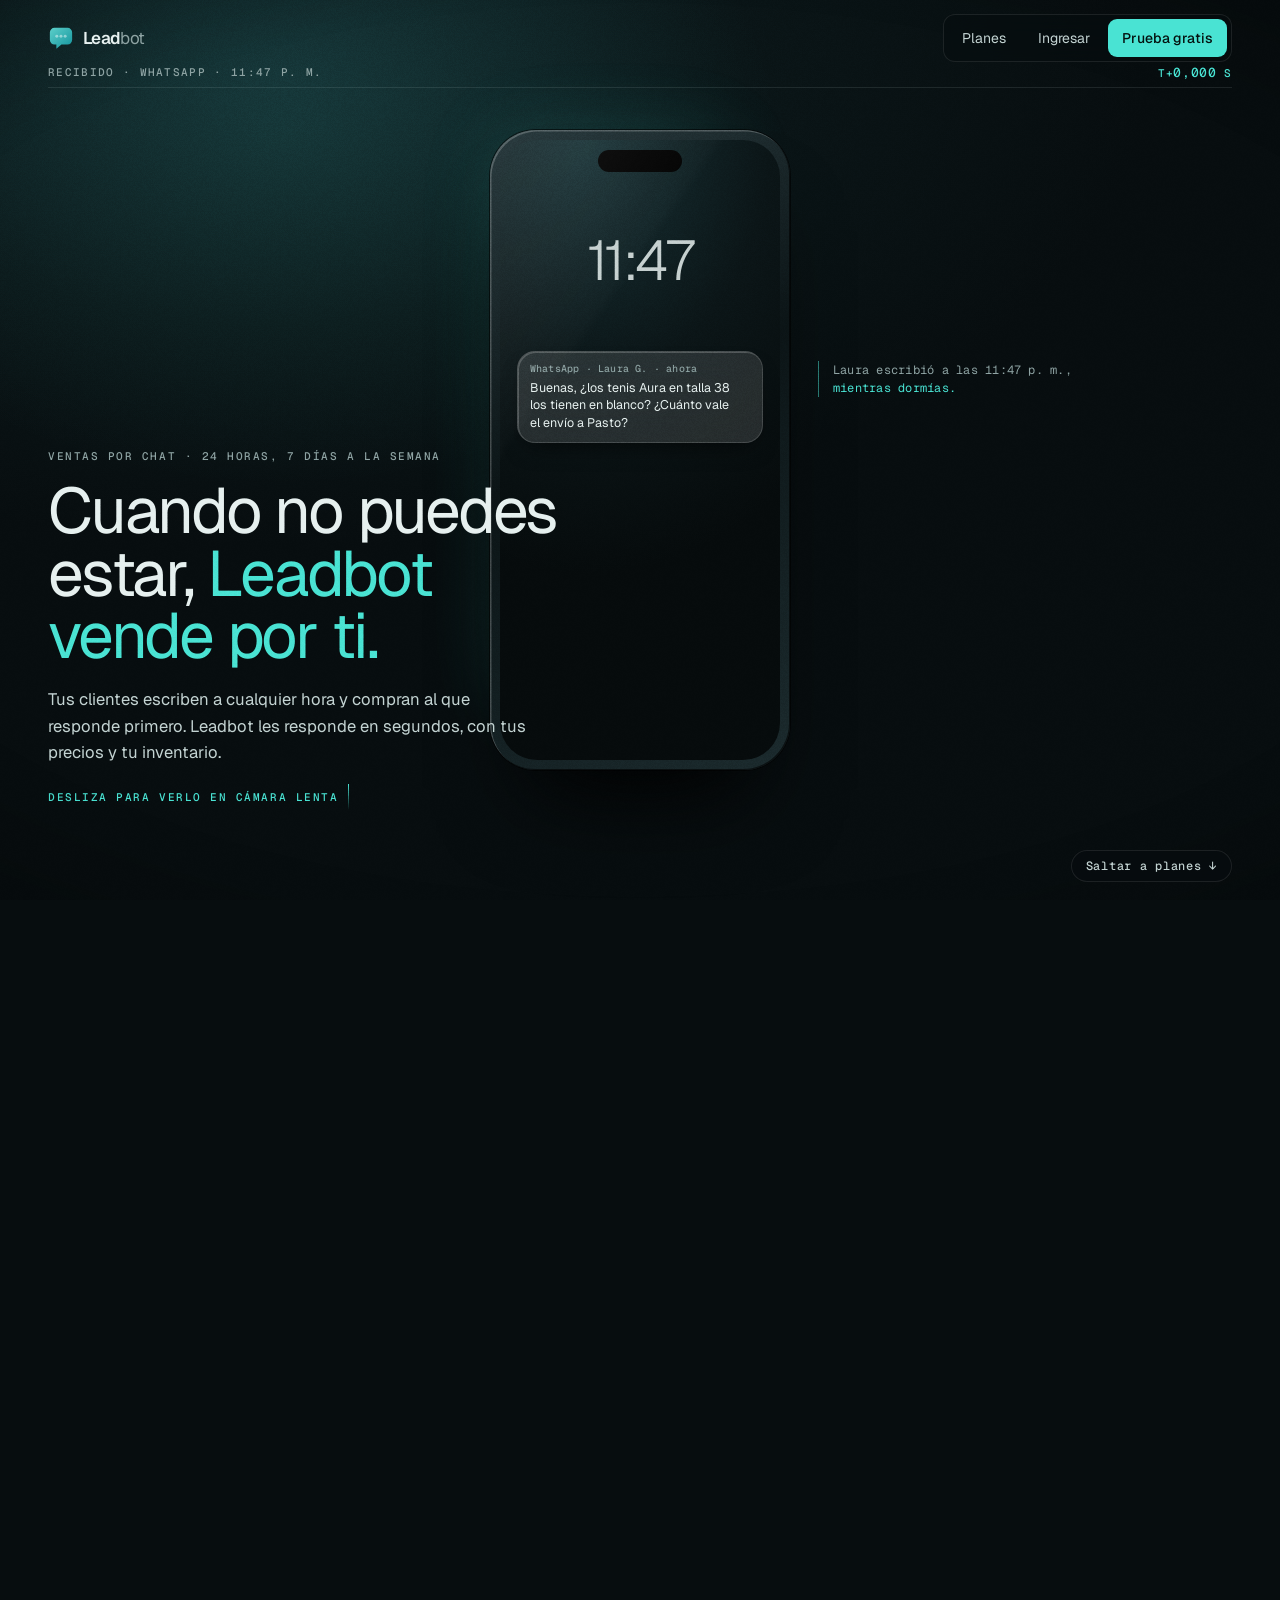
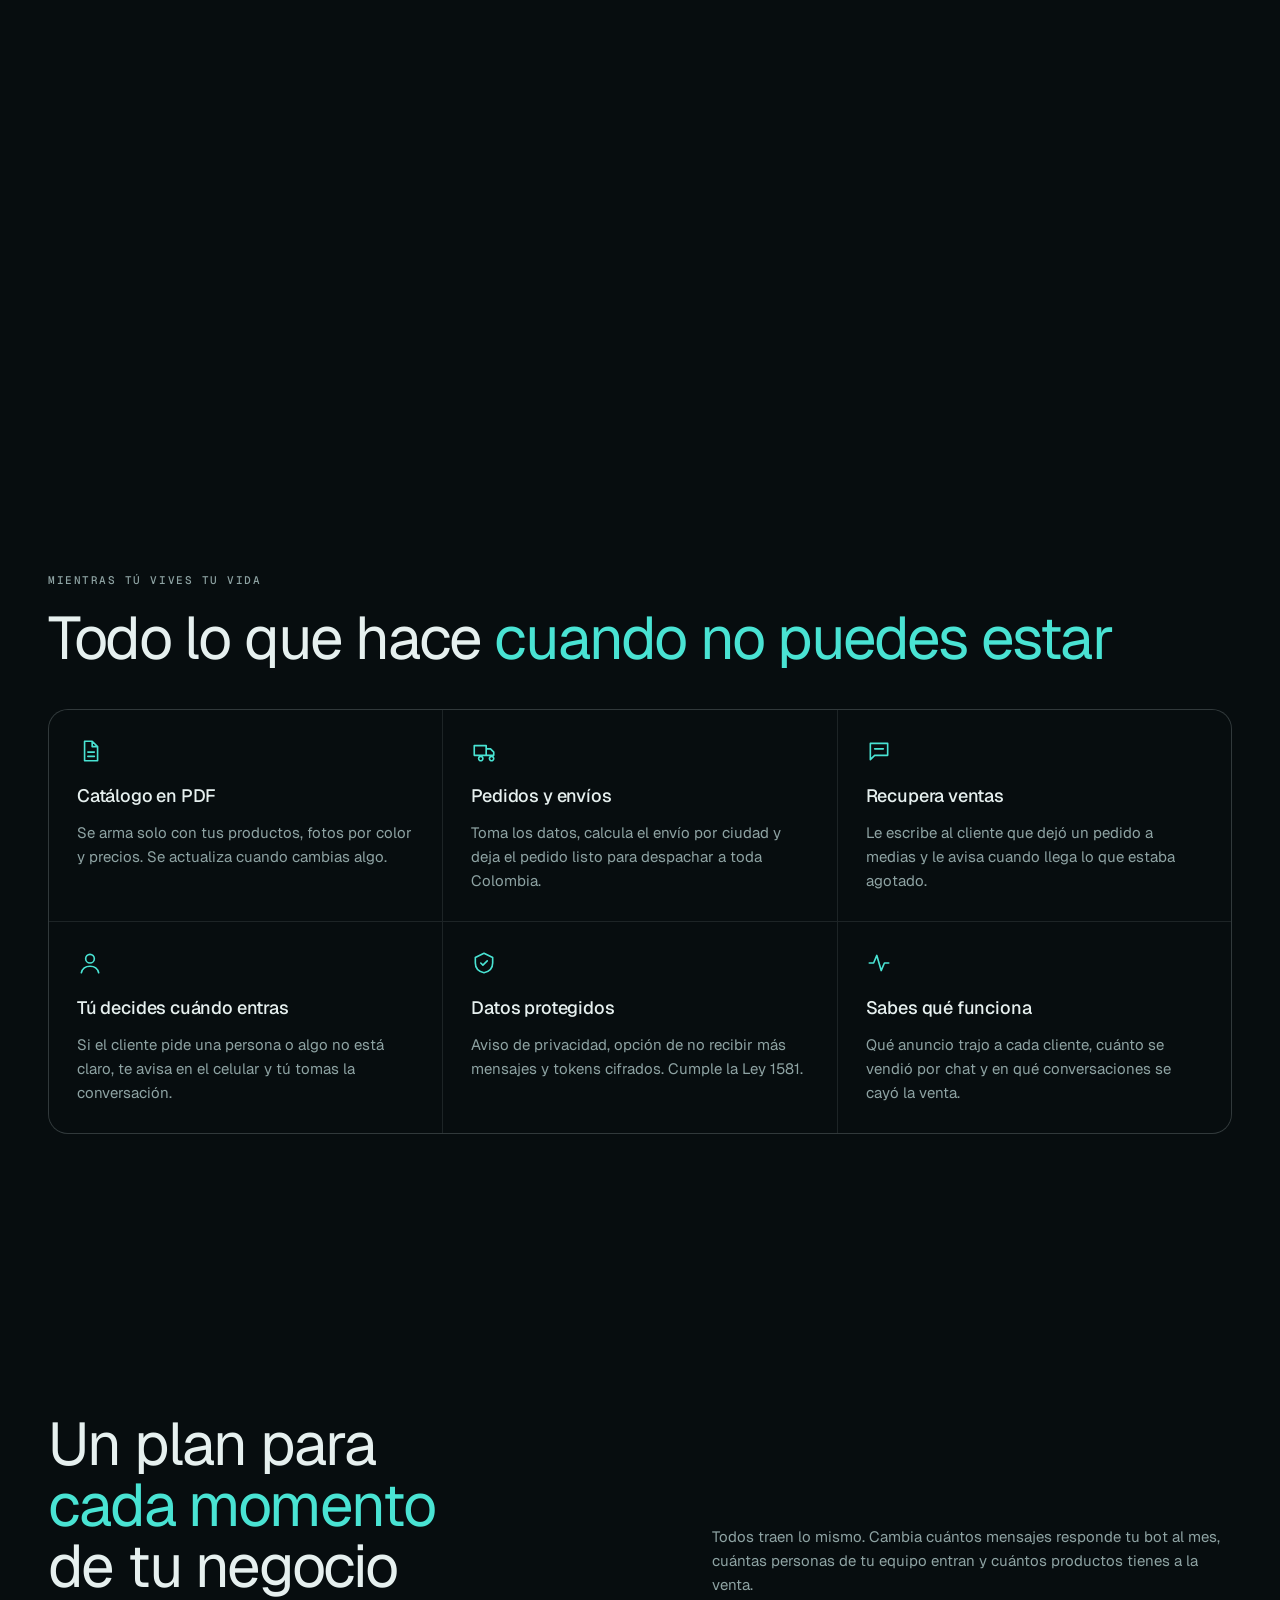
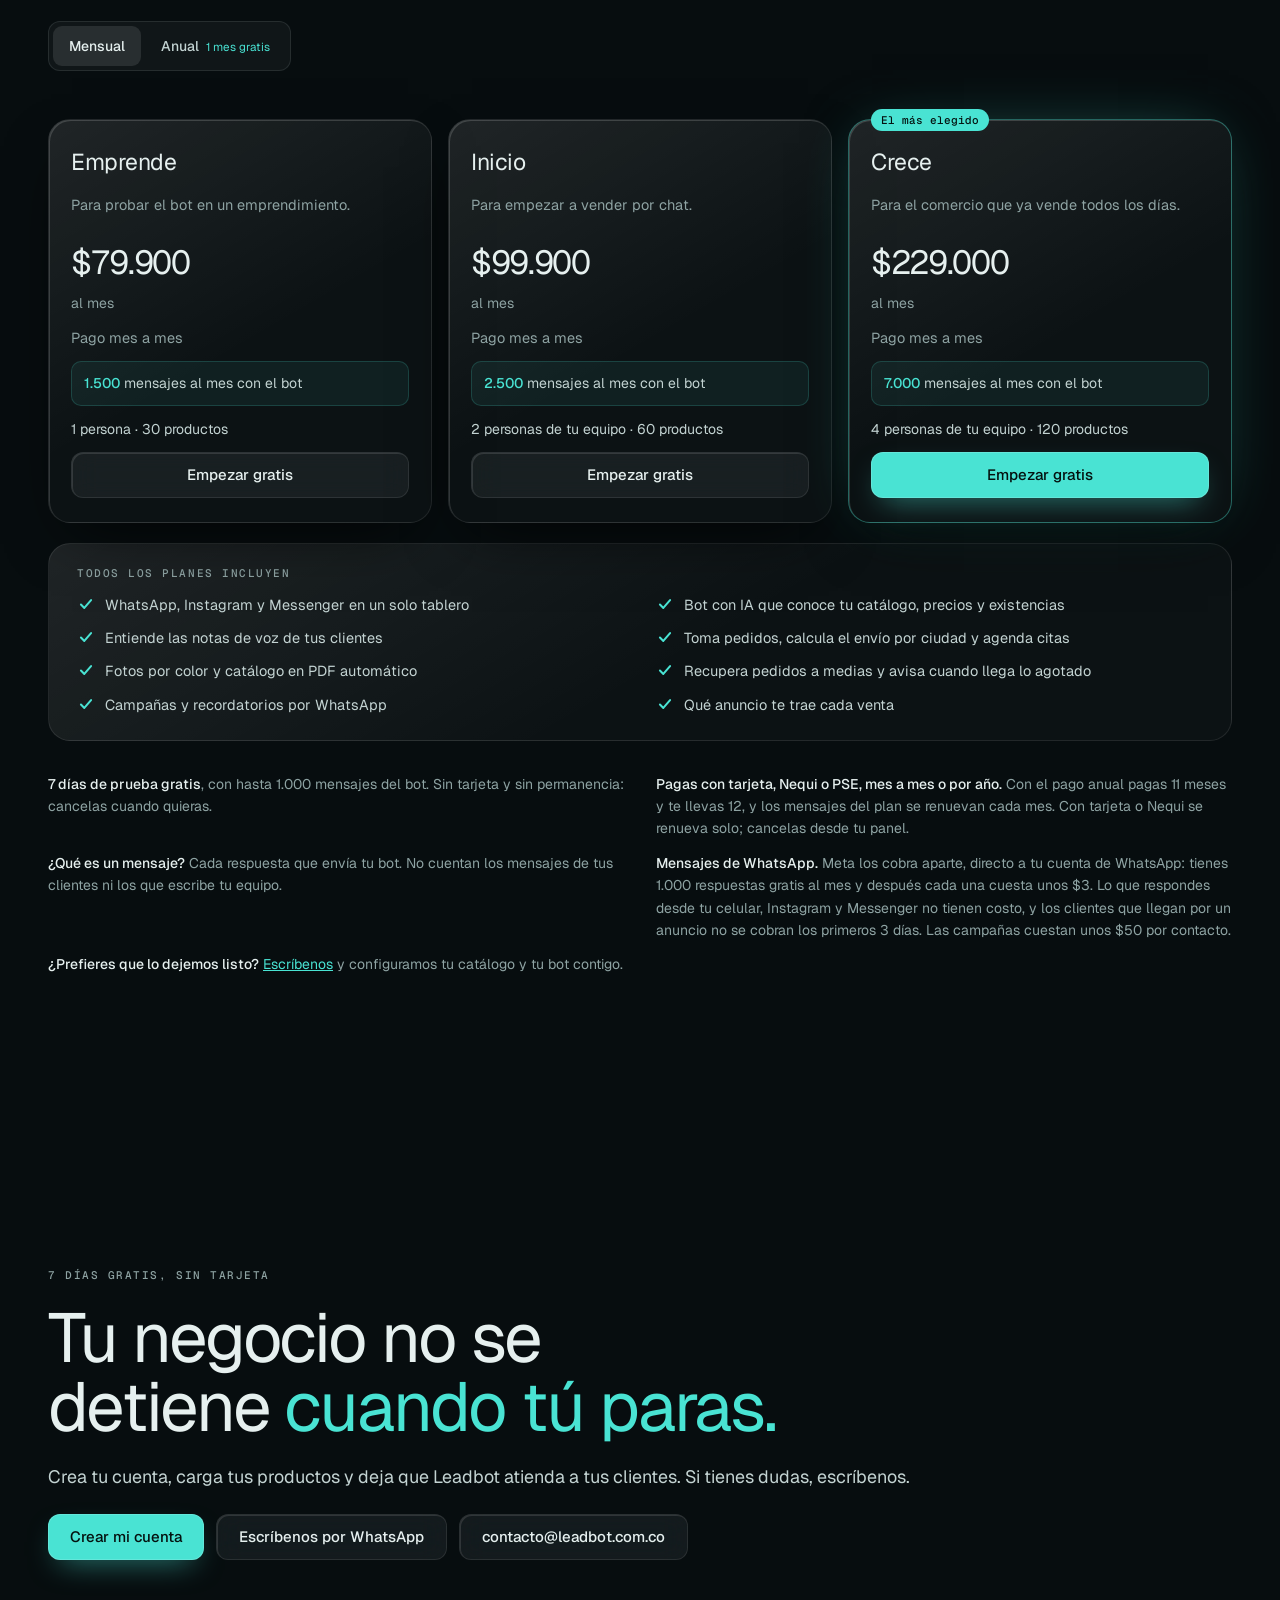
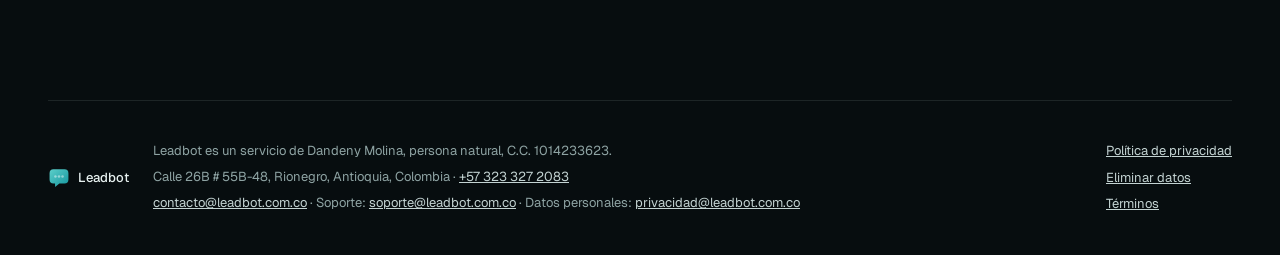
<file: index.html>
<!doctype html>
<html lang="es-CO">
<head>
  <meta charset="utf-8">
  <meta name="viewport" content="width=device-width, initial-scale=1, viewport-fit=cover">
  <title>Leadbot · Cuando no puedes estar, Leadbot vende por ti</title>
  <meta name="description" content="Leadbot responde por WhatsApp, Instagram y Messenger con tu catálogo, revisa existencias, cotiza el envío y toma el pedido en segundos. Para comercios en Colombia.">
  <meta name="theme-color" content="#070d0f">
  <meta property="og:title" content="Cuando no puedes estar, Leadbot vende por ti">
  <meta property="og:description" content="Tus clientes escriben a cualquier hora y compran al que responde primero. Leadbot les responde en segundos, con tus precios y tu inventario.">
  <meta property="og:url" content="https://leadbot.com.co/">
  <meta property="og:type" content="website">
  <link rel="icon" href="favicon.svg" type="image/svg+xml">
  <link rel="icon" href="favicon.png" sizes="64x64">
  <link rel="apple-touch-icon" href="apple-touch-icon.png">
  <link rel="preconnect" href="https://fonts.googleapis.com">
  <link rel="preconnect" href="https://fonts.gstatic.com" crossorigin>
  <link rel="stylesheet" href="https://fonts.googleapis.com/css2?family=Unbounded:wght@900&family=Geist:wght@300;400;500;600&family=Geist+Mono:wght@400;500&display=swap">
  <link rel="stylesheet" href="assets/vendor/lenis/lenis.css">
  <link rel="stylesheet" href="assets/landing.css?v=202610161000">
  <script>
    // La película solo corre con JavaScript y sin "reducir movimiento".
    if (!matchMedia('(prefers-reduced-motion: reduce)').matches) document.documentElement.classList.add('pelicula');
  </script>
</head>
<body>
  <svg width="0" height="0" style="position:absolute" aria-hidden="true">
    <defs>
      <linearGradient id="g-marca" x1="0" y1="0" x2="1" y2="1"><stop offset="0" stop-color="#5ccfca"/><stop offset="1" stop-color="#14949d"/></linearGradient>
      <symbol id="logo" viewBox="0 0 28 28"><path d="M7 3h14a5 5 0 0 1 5 5v8a5 5 0 0 1-5 5h-6.5L9 25.5V21H7a5 5 0 0 1-5-5V8a5 5 0 0 1 5-5Z" fill="url(#g-marca)"/><circle cx="9.5" cy="12" r="1.6" fill="#fff" fill-opacity=".45"/><circle cx="14" cy="12" r="1.6" fill="#fff" fill-opacity=".7"/><circle cx="18.5" cy="12" r="1.6" fill="#fff"/></symbol>
      <symbol id="ok" viewBox="0 0 16 16"><path d="M3.5 8.5l3 3 6-7" fill="none" stroke="currentColor" stroke-width="1.8" stroke-linecap="round" stroke-linejoin="round"/></symbol>
      <!-- Desenfoque de movimiento horizontal: su intensidad sigue la velocidad del scroll. -->
      <filter id="barrido" x="-20%" y="-5%" width="140%" height="110%"><feGaussianBlur id="barrido-blur" stdDeviation="0 0"/></filter>
    </defs>
  </svg>

  <header class="nav">
    <a class="marca" href="#inicio" aria-label="Leadbot, inicio"><svg class="marca-logo" viewBox="0 0 28 28" aria-hidden="true"><path d="M7 3h14a5 5 0 0 1 5 5v8a5 5 0 0 1-5 5h-6.5L9 25.5V21H7a5 5 0 0 1-5-5V8a5 5 0 0 1 5-5Z" fill="url(#g-marca)"/><circle class="punto" cx="9.5" cy="12" r="1.6" fill="#fff"/><circle class="punto" cx="14" cy="12" r="1.6" fill="#fff"/><circle class="punto" cx="18.5" cy="12" r="1.6" fill="#fff"/></svg><b>Lead<span>bot</span></b></a>
    <nav aria-label="Secciones">
      <a class="nav-planes" href="#planes">Planes</a>
      <a href="https://app.leadbot.com.co/">Ingresar</a>
      <a class="nav-cta" href="https://app.leadbot.com.co/#/registro?plan=crece" data-href-mensual="https://app.leadbot.com.co/#/registro?plan=crece" data-href-anual="https://app.leadbot.com.co/#/registro?plan=crece&amp;periodo=anual">Prueba gratis</a>
    </nav>
  </header>

  <!-- HUD de la película: escena actual, reloj en cámara lenta y salto. -->
  <div class="hud" aria-hidden="true">
    <span class="hud-escena">Recibido · WhatsApp</span>
    <span class="hud-reloj">T+<b>0,000</b> s</span>
    <span class="hud-barra"><i></i><b class="hud-punta"></b></span>
  </div>
  <a class="saltar" href="#funciones">Saltar a planes ↓</a>

  <main>
    <!-- La historia en texto: es lo que leen Google y los lectores de pantalla, y lo que ve quien pidió menos movimiento. -->
    <section class="historia" id="inicio">
      <div class="historia-texto">
        <p class="etq">Ventas por chat · 24 horas, 7 días a la semana</p>
        <h1>Cuando no puedes estar, <em>Leadbot vende por ti.</em></h1>
        <p class="bajada">Tus clientes escriben a cualquier hora y compran al que responde primero. Leadbot les responde en segundos, con tus precios y tu inventario.</p>
        <p class="bajada">Esto es lo que pasa en los 3,1 segundos desde que tu cliente escribe hasta que Leadbot le responde, contado en cámara lenta.</p>
        <ol class="pasos-texto">
          <li><b>Llega un mensaje a las 11:47 p. m.</b> «Buenas, ¿los tenis Aura en talla 38 los tienen en blanco? ¿Cuánto vale el envío a Pasto?»</li>
          <li><b>Lo lee y entiende la intención.</b> Producto: tenis Aura. Talla: 38. Color: blanco. Quiere comprar y cotizar el envío. Confianza: 0,94.</li>
          <li><b>Consulta tu catálogo.</b> Encuentra los tenis Aura a $289.000.</li>
          <li><b>Revisa existencias.</b> Blanco talla 38: 6 pares.</li>
          <li><b>Cotiza el envío.</b> Rionegro → Pasto: $18.000, 3 a 4 días hábiles.</li>
          <li><b>Revisa sus reglas.</b> Precio sacado del catálogo, talla confirmada en inventario, no necesita a una persona.</li>
          <li><b>Decide.</b> Responder y ofrecer el link de pago. Si no estuviera seguro, te lo pasaría a ti.</li>
          <li><b>Responde con tus datos reales.</b> «¡Hola Laura! Sí, los Aura en blanco talla 38 están disponibles…»</li>
          <li><b>Laura compra.</b> Pedido #1042 por $307.000, listo para despachar.</li>
          <li><b>Y así toda la noche.</b> En una noche de ejemplo, 214 conversaciones atendidas mientras dormías; una te la pasó a ti.</li>
        </ol>
      </div>
    </section>

    <!-- La película: una escena fija que la cámara recorre con el scroll. -->
    <div class="pelicula-pista" aria-hidden="true">
      <div class="escenario">
        <div class="luz" ></div>
        <div class="camara">

          <!-- 0 · Llega un mensaje -->
          <div class="titular-intro">
            <p class="etq">Ventas por chat · 24 horas, 7 días a la semana</p>
            <p class="titular">Cuando no puedes estar, <em>Leadbot vende por ti.</em></p>
            <p class="bajada">Tus clientes escriben a cualquier hora y compran al que responde primero. Leadbot les responde en segundos, con tus precios y tu inventario.</p>
            <p class="desliza">Desliza para verlo en cámara lenta</p>
          </div>
          <p class="nota-noti"><span class="nota-in">Laura escribió a las 11:47&nbsp;p.&nbsp;m.,<em>mientras dormías.</em></span></p>
          <div class="telefono">
            <div class="pantalla">
              <span class="isla"></span>
              <p class="tel-hora">11:47</p>
              <div class="noti noti-entra"><b>WhatsApp · Laura G. · ahora</b><span class="noti-texto"><span class="tk relleno">Buenas,</span> <span class="tk relleno">¿los</span> <span class="tk clave">tenis Aura</span> <span class="tk clave">en talla 38</span> <span class="tk relleno">los tienen</span> <span class="tk clave">en blanco?</span> <span class="tk clave">¿Cuánto vale</span> <span class="tk clave">el envío a Pasto?</span></span></div>
              <div class="tel-chat">
                <p class="tb cli inicial">Buenas, ¿los tenis Aura en talla 38 los tienen en blanco? ¿Cuánto vale el envío a Pasto?<small>11:47 p. m.</small></p>
                <p class="tb bot">¡Hola Laura! Sí, los Aura en blanco talla 38 están disponibles. Cuestan $289.000 y el envío a Pasto sale en $18.000…<small>11:47 p. m. ✓✓</small></p>
                <p class="tb cli">¡Me los llevo! 🙌<small>11:48 p. m.</small></p>
                <div class="tb pedido"><b>Pedido #1042</b><span>Tenis Aura · blanco · T38</span><span>Envío a Pasto · $18.000</span><span class="total">Total · $307.000</span><span class="sello">Listo para despachar</span></div>
              </div>
            </div>
          </div>

          <!-- 1 y 2 · El mensaje gigante que se descompone -->
          <div class="mensaje"><span class="mensaje-fondo"></span><b class="mensaje-cab">WhatsApp · Laura G. · ahora</b><p class="mensaje-texto"><span class="tk relleno">Buenas,</span> <span class="tk relleno">¿los</span> <span class="tk clave" data-etq="Producto">tenis Aura</span> <span class="tk clave" data-etq="Variante · talla">en talla 38</span> <span class="tk relleno">los tienen</span> <span class="tk clave" data-etq="Variante · color">en blanco?</span> <span class="tk clave" data-etq="Precio">¿Cuánto vale</span> <span class="tk clave" data-etq="Cotizar envío · Nariño">el envío a Pasto?</span></p></div>
          <div class="haz"></div>
          <div class="medidor vidrio">
            <p><span>Intención</span><b>Comprar</b></p>
            <p class="medidor-barra"><i></i></p>
            <p><span>Confianza</span><b class="medidor-num">0,00</b></p>
            <p><span>Necesita</span><b>Existencias · precio · envío</b></p>
          </div>
          <p class="lateral lateral-leer">Lee el mensaje como lo leerías tú: <em>entiende qué quiere Laura, no solo palabras sueltas.</em></p>

          <!-- 3 · El riel lateral -->
          <div class="riel-caja">
            <div class="riel-linea"></div>
            <div class="riel">
              <section class="estacion" data-n="0">
                <p class="est-etq">3a · Catálogo</p>
                <h3>Busca en tus 36 productos</h3>
                <div class="abanico">
                  <div class="ficha f1"><i class="foto tenis-gris"></i><b>Botín Sierra</b><span>$339.000</span></div>
                  <div class="ficha f2"><i class="foto tenis-negro"></i><b>Tenis Brisa</b><span>$249.000</span></div>
                  <div class="ficha f3"><i class="foto tenis-crema"></i><b>Mocasín Lago</b><span>$219.000</span></div>
                  <div class="ficha elegida"><i class="foto tenis-blanco"></i><b>Tenis Aura</b><span>$289.000</span><em>Coincide</em></div>
                </div>
              </section>
              <section class="estacion" data-n="1">
                <p class="est-etq">3b · Existencias</p>
                <h3>Tenis Aura por talla y color</h3>
                <div class="matriz">
                  <span></span><span class="cab">36</span><span class="cab">37</span><span class="cab">38</span><span class="cab">39</span><span class="cab">40</span>
                  <span class="fila">Blanco</span><span class="c" data-u="4">4</span><span class="c" data-u="2">2</span><span class="c objetivo" data-u="6">6</span><span class="c cero" data-u="0">0</span><span class="c" data-u="3">3</span>
                  <span class="fila">Negro</span><span class="c" data-u="5">5</span><span class="c" data-u="7">7</span><span class="c" data-u="1">1</span><span class="c" data-u="4">4</span><span class="c cero" data-u="0">0</span>
                </div>
                <p class="est-res"><b>Blanco · talla 38</b> · 6 pares disponibles</p>
              </section>
              <section class="estacion" data-n="2">
                <p class="est-etq">3c · Envío</p>
                <h3>Cotiza la ruta a Pasto</h3>
                <svg class="mapa" viewBox="0 0 220 230" role="img" aria-label="Ruta de Rionegro a Pasto">
                  <path class="pais" d="M92 8 L120 14 L132 6 L150 22 L146 40 L170 46 L196 62 L188 84 L204 102 L196 124 L170 132 L160 160 L140 176 L132 204 L110 222 L98 206 L82 196 L62 200 L40 186 L30 166 L44 148 L36 126 L50 104 L44 80 L58 64 L70 40 L84 30 Z"/>
                  <path class="ruta" d="M86 86 C 80 112, 72 140, 66 168 S 58 188, 56 192"/>
                  <circle class="punto" cx="86" cy="86" r="4"/><circle class="punto destino" cx="56" cy="192" r="4"/>
                  <text x="94" y="84">Rionegro</text><text x="64" y="204">Pasto</text>
                </svg>
                <p class="est-res"><b>$18.000</b> · 3 a 4 días hábiles</p>
              </section>
              <section class="estacion" data-n="3">
                <p class="est-etq">3d · Reglas</p>
                <h3>Antes de responder, se revisa</h3>
                <ul class="reglas">
                  <li><i></i>El precio sale de tu catálogo</li>
                  <li><i></i>La talla está en inventario</li>
                  <li><i></i>No inventa nada que no sepa</li>
                  <li><i></i>No necesita a una persona</li>
                </ul>
              </section>
            </div>
            <div class="regla-ms"><span>0,62 s</span><span>1,00 s</span><span>1,38 s</span><span>1,76 s</span><span>2,14 s</span><i class="regla-cursor"></i></div>
          </div>

          <!-- 4 · La decisión -->
          <div class="decision">
            <svg class="ramas" viewBox="0 0 600 300" preserveAspectRatio="none">
              <path class="tronco" d="M0 150 H230"/>
              <path class="rama-l r-dato" d="M230 150 C 300 150, 300 50, 370 50"/>
              <path class="rama-l r-resp" d="M230 150 H370"/>
              <path class="rama-l r-hum" d="M230 150 C 300 150, 300 250, 370 250"/>
              <circle class="punta" r="4"/><circle class="punta" r="4"/><circle class="punta" r="4"/>
            </svg>
            <div class="opcion o-dato vidrio"><b>Pedir un dato</b><small>No falta información</small></div>
            <div class="opcion o-resp vidrio"><b>Responder y ofrecer el pago</b><small>Confianza 0,94</small></div>
            <div class="opcion o-hum vidrio"><b>Pasar a una persona</b><small>No hace falta esta vez</small></div>
            <p class="lateral lateral-decidir">Decide como tú decidirías. <em>Y si no está seguro, te espera a ti.</em></p>
          </div>

          <!-- 5 · Escribe la respuesta -->
          <div class="redaccion">
            <span class="dato d1">TENIS AURA · $289.000</span>
            <span class="dato d2">BLANCO · T38 · 6 PARES</span>
            <span class="dato d3">PASTO · $18.000 · 3–4 DÍAS</span>
            <div class="respuesta"><p class="respuesta-texto"></p></div>
            <p class="lateral lateral-escribir">Responde con tus precios reales <em>y como habla tu negocio.</em></p>
          </div>

          <!-- 7 · Toda la noche -->
          <div class="noche">
            <div class="muro"></div>
            <div class="noche-texto">
              <p class="noche-cifra"><b class="noche-num">0</b> conversaciones</p>
              <p class="noche-sub">atendidas mientras dormías. <span class="ambar">1 te la pasó a&nbsp;ti.</span></p>
              <p class="noche-nota">Ejemplo de una noche de un comercio.</p>
            </div>
            <div class="globo-humano vidrio"><small>Instagram · 2:14 a. m.</small><p>«Necesito factura a nombre de mi empresa»</p><b>→ Te avisamos a ti, con todo el contexto</b></div>
          </div>

          <p class="final-3s">Respondió en <em class="tiempo-final"><span class="cifra-impacto">3,1</span><span class="unidad">s</span></em>A las 11:47 p. m.</p>
        </div>
        <div class="grano"></div>
      </div>
    </div>

    <!-- Qué hace -->
    <section class="funciones" id="funciones">
      <p class="etq">Mientras tú vives tu vida</p>
      <h2 class="seccion-titulo">Todo lo que hace <em>cuando no puedes estar</em></h2>
      <div class="rejilla">
        <article class="tile"><svg viewBox="0 0 24 24" aria-hidden="true"><path d="M7 3h7l5 5v13H7z M14 3v5h5 M10 13h6 M10 17h6"/></svg><h3>Catálogo en PDF</h3><p>Se arma solo con tus productos, fotos por color y precios. Se actualiza cuando cambias algo.</p></article>
        <article class="tile"><svg viewBox="0 0 24 24" aria-hidden="true"><path d="M3 7h11v9H3z M14 10h4l3 3v3h-7 M7 19a2 2 0 1 0 0-.01 M17 19a2 2 0 1 0 0-.01"/></svg><h3>Pedidos y envíos</h3><p>Toma los datos, calcula el envío por ciudad y deja el pedido listo para despachar a toda Colombia.</p></article>
        <article class="tile"><svg viewBox="0 0 24 24" aria-hidden="true"><path d="M4 5h16v11H8l-4 4z M8 10h8"/></svg><h3>Recupera ventas</h3><p>Le escribe al cliente que dejó un pedido a medias y le avisa cuando llega lo que estaba agotado.</p></article>
        <article class="tile"><svg viewBox="0 0 24 24" aria-hidden="true"><path d="M12 12a4 4 0 1 0 0-8 4 4 0 0 0 0 8z M4 21c1-4 4-6 8-6s7 2 8 6"/></svg><h3>Tú decides cuándo entras</h3><p>Si el cliente pide una persona o algo no está claro, te avisa en el celular y tú tomas la conversación.</p></article>
        <article class="tile"><svg viewBox="0 0 24 24" aria-hidden="true"><path d="M12 3l8 4v5c0 5-3.5 8-8 9-4.5-1-8-4-8-9V7z M9 12l2 2 4-4"/></svg><h3>Datos protegidos</h3><p>Aviso de privacidad, opción de no recibir más mensajes y tokens cifrados. Cumple la Ley 1581.</p></article>
        <article class="tile"><svg viewBox="0 0 24 24" aria-hidden="true"><path d="M3 12h4l3-7 4 14 3-7h4"/></svg><h3>Sabes qué funciona</h3><p>Qué anuncio trajo a cada cliente, cuánto se vendió por chat y en qué conversaciones se cayó la venta.</p></article>
      </div>
        </section>

    <!-- Planes. -->
    <section class="planes" id="planes">
      <div class="planes-cabeza">
        <h2 class="seccion-titulo">Un plan para <em>cada momento</em> de tu negocio</h2>
        <p class="planes-sub">Todos traen lo mismo. Cambia cuántos mensajes responde tu bot al mes, cuántas personas de tu equipo entran y cuántos productos tienes a la venta.</p>
        <div class="periodo" role="group" aria-label="Forma de pago">
          <button type="button" data-periodo="mensual" aria-pressed="true">Mensual</button>
          <button type="button" data-periodo="anual" aria-pressed="false">Anual <small>1 mes gratis</small></button>
        </div>
      </div>
      <div class="planes-rejilla">
        <article class="plan" id="plan-emprende">
          <h3>Emprende</h3>
          <p class="plan-desc">Para probar el bot en un emprendimiento.</p>
          <p class="plan-precio"><b data-mensual="$79.900" data-anual="$73.242">$79.900</b><span>al mes</span></p>
          <p class="plan-nota" data-mensual="Pago mes a mes" data-anual="Pagas $878.900 al año · ahorras $79.900">Pago mes a mes</p>
          <p class="plan-cupo"><b>1.500</b> mensajes al mes con el bot</p>
          <p class="plan-personas">1 persona · 30 productos</p>
          <a class="boton vidrio" href="https://app.leadbot.com.co/#/registro?plan=emprende" data-href-mensual="https://app.leadbot.com.co/#/registro?plan=emprende" data-href-anual="https://app.leadbot.com.co/#/registro?plan=emprende&amp;periodo=anual">Empezar gratis</a>
        </article>
        <article class="plan" id="plan-inicio">
          <h3>Inicio</h3>
          <p class="plan-desc">Para empezar a vender por chat.</p>
          <p class="plan-precio"><b data-mensual="$99.900" data-anual="$91.575">$99.900</b><span>al mes</span></p>
          <p class="plan-nota" data-mensual="Pago mes a mes" data-anual="Pagas $1.098.900 al año · ahorras $99.900">Pago mes a mes</p>
          <p class="plan-cupo"><b>2.500</b> mensajes al mes con el bot</p>
          <p class="plan-personas">2 personas de tu equipo · 60 productos</p>
          <a class="boton vidrio" href="https://app.leadbot.com.co/#/registro?plan=inicio" data-href-mensual="https://app.leadbot.com.co/#/registro?plan=inicio" data-href-anual="https://app.leadbot.com.co/#/registro?plan=inicio&amp;periodo=anual">Empezar gratis</a>
        </article>
        <article class="plan destacado" id="plan-crece">
          <span class="plan-sello">El más elegido</span><h3>Crece</h3>
          <p class="plan-desc">Para el comercio que ya vende todos los días.</p>
          <p class="plan-precio"><b data-mensual="$229.000" data-anual="$209.917">$229.000</b><span>al mes</span></p>
          <p class="plan-nota" data-mensual="Pago mes a mes" data-anual="Pagas $2.519.000 al año · ahorras $229.000">Pago mes a mes</p>
          <p class="plan-cupo"><b>7.000</b> mensajes al mes con el bot</p>
          <p class="plan-personas">4 personas de tu equipo · 120 productos</p>
          <a class="boton primario" href="https://app.leadbot.com.co/#/registro?plan=crece">Empezar gratis</a>
        </article>
      </div>
      <div class="planes-incluye">
        <p class="etq">Todos los planes incluyen</p>
        <ul><li><svg><use href="#ok"/></svg>WhatsApp, Instagram y Messenger en un solo tablero</li><li><svg><use href="#ok"/></svg>Bot con IA que conoce tu catálogo, precios y existencias</li><li><svg><use href="#ok"/></svg>Entiende las notas de voz de tus clientes</li><li><svg><use href="#ok"/></svg>Toma pedidos, calcula el envío por ciudad y agenda citas</li><li><svg><use href="#ok"/></svg>Fotos por color y catálogo en PDF automático</li><li><svg><use href="#ok"/></svg>Recupera pedidos a medias y avisa cuando llega lo agotado</li><li><svg><use href="#ok"/></svg>Campañas y recordatorios por WhatsApp</li><li><svg><use href="#ok"/></svg>Qué anuncio te trae cada venta</li></ul>
      </div>
      <ul class="planes-notas">
        <li><b>7 días de prueba gratis</b>, con hasta 1.000 mensajes del bot. Sin tarjeta y sin permanencia: cancelas cuando quieras.</li>
        <li><b>Pagas con tarjeta, Nequi o PSE, mes a mes o por año.</b> Con el pago anual pagas 11 meses y te llevas 12, y los mensajes del plan se renuevan cada mes. Con tarjeta o Nequi se renueva solo; cancelas desde tu panel.</li>
        <li><b>¿Qué es un mensaje?</b> Cada respuesta que envía tu bot. No cuentan los mensajes de tus clientes ni los que escribe tu equipo.</li>
        <li><b>Mensajes de WhatsApp.</b> Meta los cobra aparte, directo a tu cuenta de WhatsApp: tienes 1.000 respuestas gratis al mes y después cada una cuesta unos $3. Lo que respondes desde tu celular, Instagram y Messenger no tienen costo, y los clientes que llegan por un anuncio no se cobran los primeros 3 días. Las campañas cuestan unos $50 por contacto.</li>
        <li><b>¿Prefieres que lo dejemos listo?</b> <a href="https://wa.me/573233272083?text=Hola%2C%20quiero%20que%20me%20ayuden%20a%20configurar%20Leadbot" target="_blank" rel="noopener">Escríbenos</a> y configuramos tu catálogo y tu bot contigo.</li>
      </ul>
    </section>

    <!-- Cierre -->
    <section class="cierre" id="contacto">
      <p class="etq">7 días gratis, sin tarjeta</p>
      <h2>Tu negocio no se detiene <em>cuando tú paras.</em></h2>
      <p class="bajada">Crea tu cuenta, carga tus productos y deja que Leadbot atienda a tus clientes. Si tienes dudas, escríbenos.</p>
      <div class="acciones">
        <a class="boton primario" href="https://app.leadbot.com.co/#/registro?plan=crece">Crear mi cuenta</a>
        <a class="boton vidrio" href="https://wa.me/573233272083?text=Hola%2C%20quiero%20conocer%20Leadbot" target="_blank" rel="noopener">Escríbenos por WhatsApp</a>
        <a class="boton vidrio" href="mailto:contacto@leadbot.com.co?subject=Quiero%20conocer%20Leadbot">contacto@leadbot.com.co</a>
      </div>
    </section>
  </main>

  <footer class="pie">
    <div class="pie-marca"><svg class="marca-logo" viewBox="0 0 28 28" aria-hidden="true"><path d="M7 3h14a5 5 0 0 1 5 5v8a5 5 0 0 1-5 5h-6.5L9 25.5V21H7a5 5 0 0 1-5-5V8a5 5 0 0 1 5-5Z" fill="url(#g-marca)"/><circle class="punto" cx="9.5" cy="12" r="1.6" fill="#fff"/><circle class="punto" cx="14" cy="12" r="1.6" fill="#fff"/><circle class="punto" cx="18.5" cy="12" r="1.6" fill="#fff"/></svg><b>Leadbot</b></div>
    <div class="pie-datos">
      <p>Leadbot es un servicio de Dandeny Molina, persona natural, C.C. 1014233623.</p>
      <p>Calle 26B # 55B-48, Rionegro, Antioquia, Colombia · <a href="tel:+573233272083">+57 323 327 2083</a></p>
      <p><a href="mailto:contacto@leadbot.com.co">contacto@leadbot.com.co</a> · Soporte: <a href="mailto:soporte@leadbot.com.co">soporte@leadbot.com.co</a> · Datos personales: <a href="mailto:privacidad@leadbot.com.co">privacidad@leadbot.com.co</a></p>
    </div>
    <nav class="pie-links" aria-label="Legal">
      <a href="privacidad.html">Política de privacidad</a>
      <a href="eliminar-datos.html">Eliminar datos</a>
      <a href="terminos.html">Términos</a>
    </nav>
  </footer>

  <script src="assets/vendor/lenis/lenis.min.js"></script>
  <script src="assets/vendor/gsap/gsap.min.js"></script>
  <script src="assets/vendor/gsap/ScrollTrigger.min.js"></script>
  <script src="assets/landing.js?v=202610102145" defer></script>
</body>
</html>
</file>
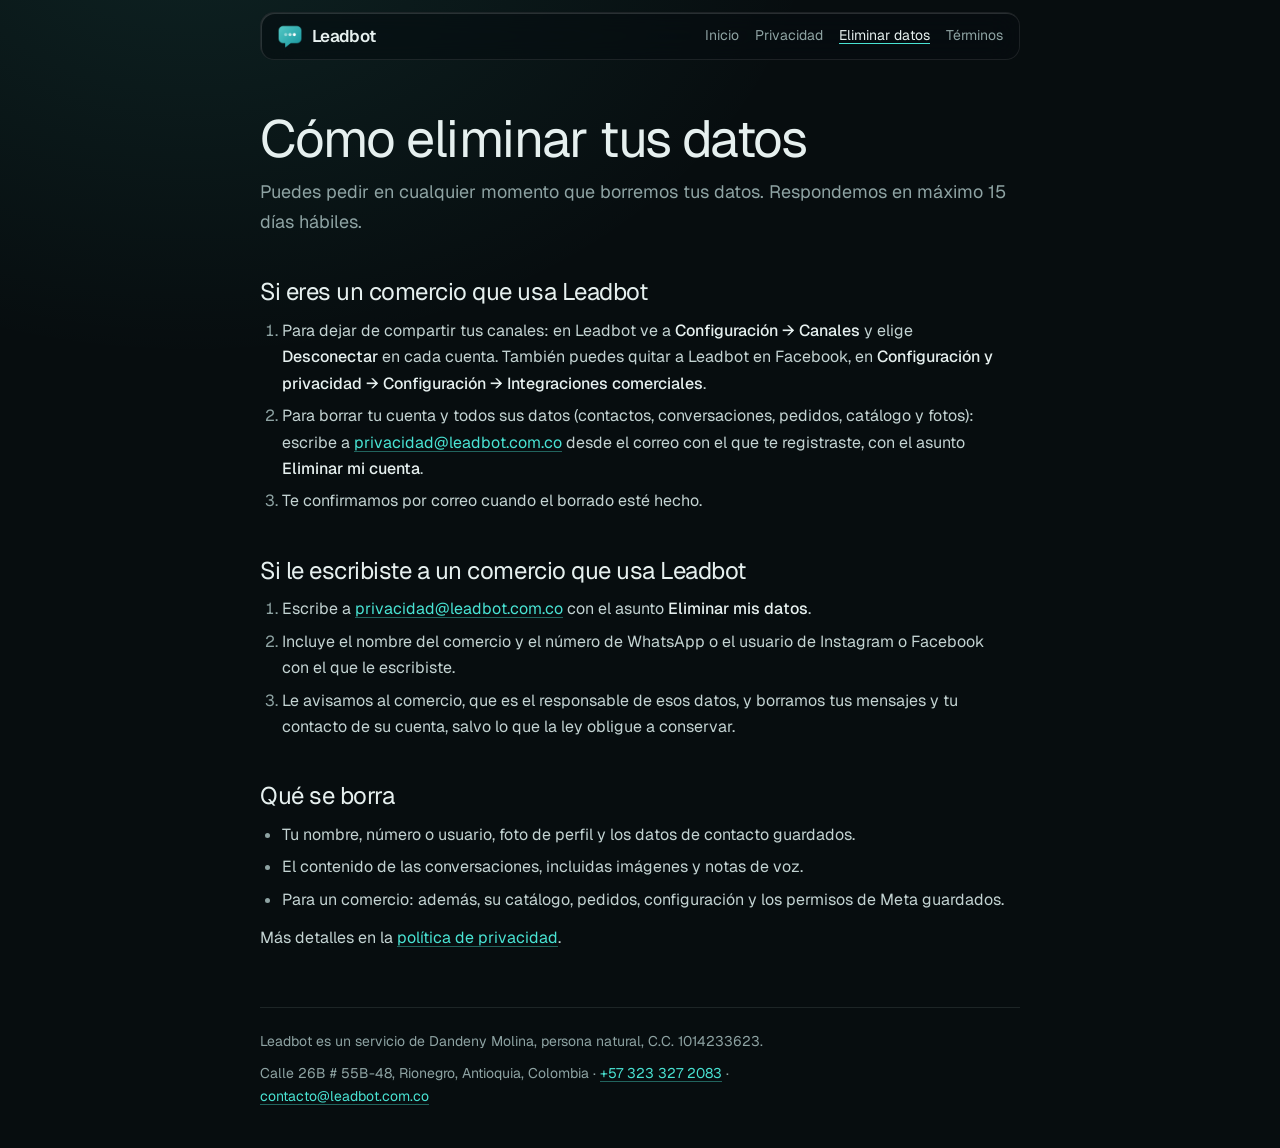
<file: eliminar-datos.html>
<!doctype html>
<html lang="es-CO">
<head>
  <meta charset="utf-8">
  <meta name="viewport" content="width=device-width, initial-scale=1">
  <meta name="theme-color" content="#070d0f">
  <title>Eliminar datos · Leadbot</title>
  <meta name="description" content="Cómo pedir que Leadbot borre tus datos personales.">
  <link rel="icon" href="favicon.svg" type="image/svg+xml">
  <link rel="icon" href="favicon.png" sizes="64x64">
  <link rel="apple-touch-icon" href="apple-touch-icon.png">
  <link rel="preconnect" href="https://fonts.googleapis.com">
  <link rel="preconnect" href="https://fonts.gstatic.com" crossorigin>
  <link rel="stylesheet" href="https://fonts.googleapis.com/css2?family=Geist:wght@400;500;600&family=Geist+Mono:wght@400;500&display=swap">
  <link rel="stylesheet" href="estilos.css?v=202610102000">
</head>
<body>
  <header class="top">
    <a class="marca" href="index.html"><img src="icono.png" alt="">Leadbot</a>
    <nav aria-label="Páginas">
      <a href="index.html">Inicio</a>
      <a href="privacidad.html">Privacidad</a>
      <a href="eliminar-datos.html" aria-current="page">Eliminar datos</a>
      <a href="terminos.html">Términos</a>
    </nav>
  </header>
  <main>
    <section>
      <h1>Cómo eliminar tus datos</h1>
      <p class="lead">Puedes pedir en cualquier momento que borremos tus datos. Respondemos en máximo 15 días hábiles.</p>
    </section>
    <section>
      <h2>Si eres un comercio que usa Leadbot</h2>
      <ol>
        <li>Para dejar de compartir tus canales: en Leadbot ve a <b>Configuración → Canales</b> y elige <b>Desconectar</b> en cada cuenta. También puedes quitar a Leadbot en Facebook, en <b>Configuración y privacidad → Configuración → Integraciones comerciales</b>.</li>
        <li>Para borrar tu cuenta y todos sus datos (contactos, conversaciones, pedidos, catálogo y fotos): escribe a <a href="mailto:privacidad@leadbot.com.co">privacidad@leadbot.com.co</a> desde el correo con el que te registraste, con el asunto <b>Eliminar mi cuenta</b>.</li>
        <li>Te confirmamos por correo cuando el borrado esté hecho.</li>
      </ol>
    </section>
    <section>
      <h2>Si le escribiste a un comercio que usa Leadbot</h2>
      <ol>
        <li>Escribe a <a href="mailto:privacidad@leadbot.com.co">privacidad@leadbot.com.co</a> con el asunto <b>Eliminar mis datos</b>.</li>
        <li>Incluye el nombre del comercio y el número de WhatsApp o el usuario de Instagram o Facebook con el que le escribiste.</li>
        <li>Le avisamos al comercio, que es el responsable de esos datos, y borramos tus mensajes y tu contacto de su cuenta, salvo lo que la ley obligue a conservar.</li>
      </ol>
    </section>
    <section>
      <h2>Qué se borra</h2>
      <ul>
        <li>Tu nombre, número o usuario, foto de perfil y los datos de contacto guardados.</li>
        <li>El contenido de las conversaciones, incluidas imágenes y notas de voz.</li>
        <li>Para un comercio: además, su catálogo, pedidos, configuración y los permisos de Meta guardados.</li>
      </ul>
      <p>Más detalles en la <a href="privacidad.html">política de privacidad</a>.</p>
    </section>
  </main>
  <footer class="pie">
    <p>Leadbot es un servicio de Dandeny Molina, persona natural, C.C. 1014233623.</p>
    <p>Calle 26B # 55B-48, Rionegro, Antioquia, Colombia · <a href="tel:+573233272083">+57 323 327 2083</a> · <a href="mailto:contacto@leadbot.com.co">contacto@leadbot.com.co</a></p>
  </footer>
</body>
</html>
</file>
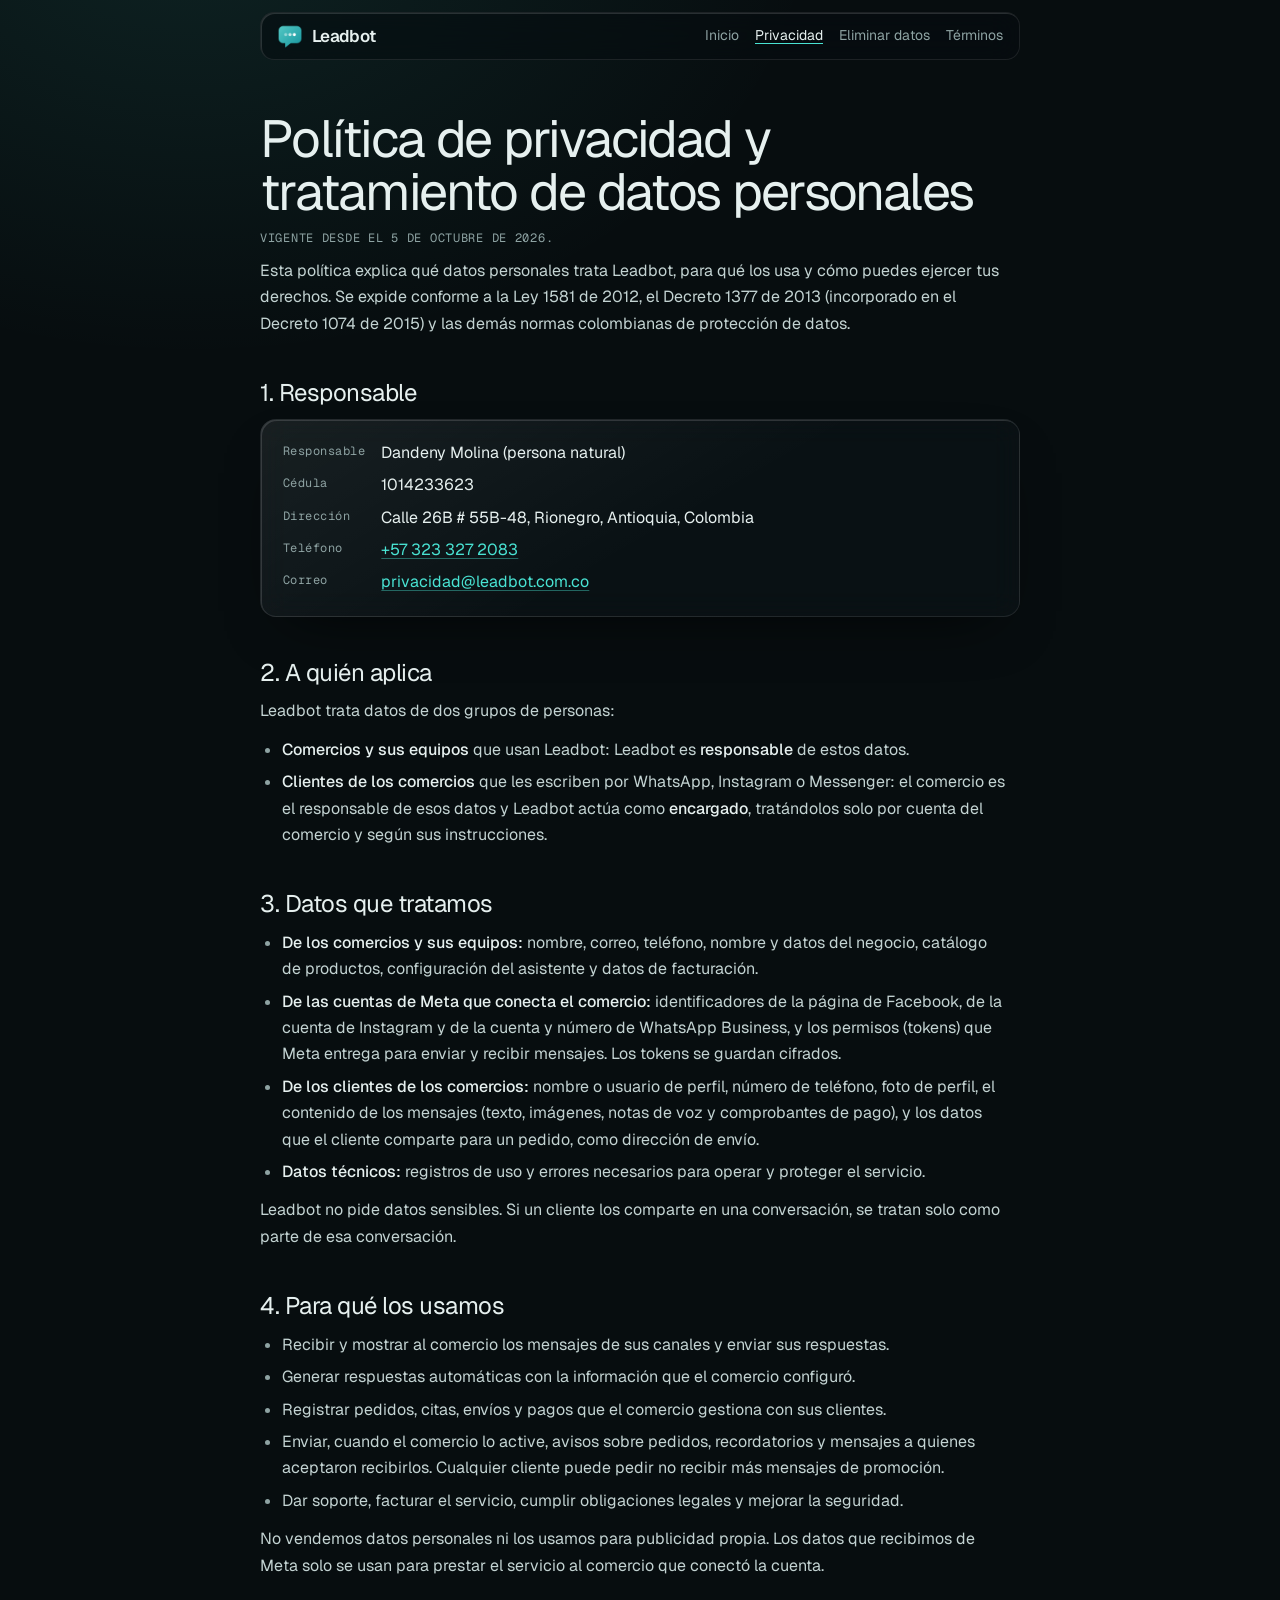
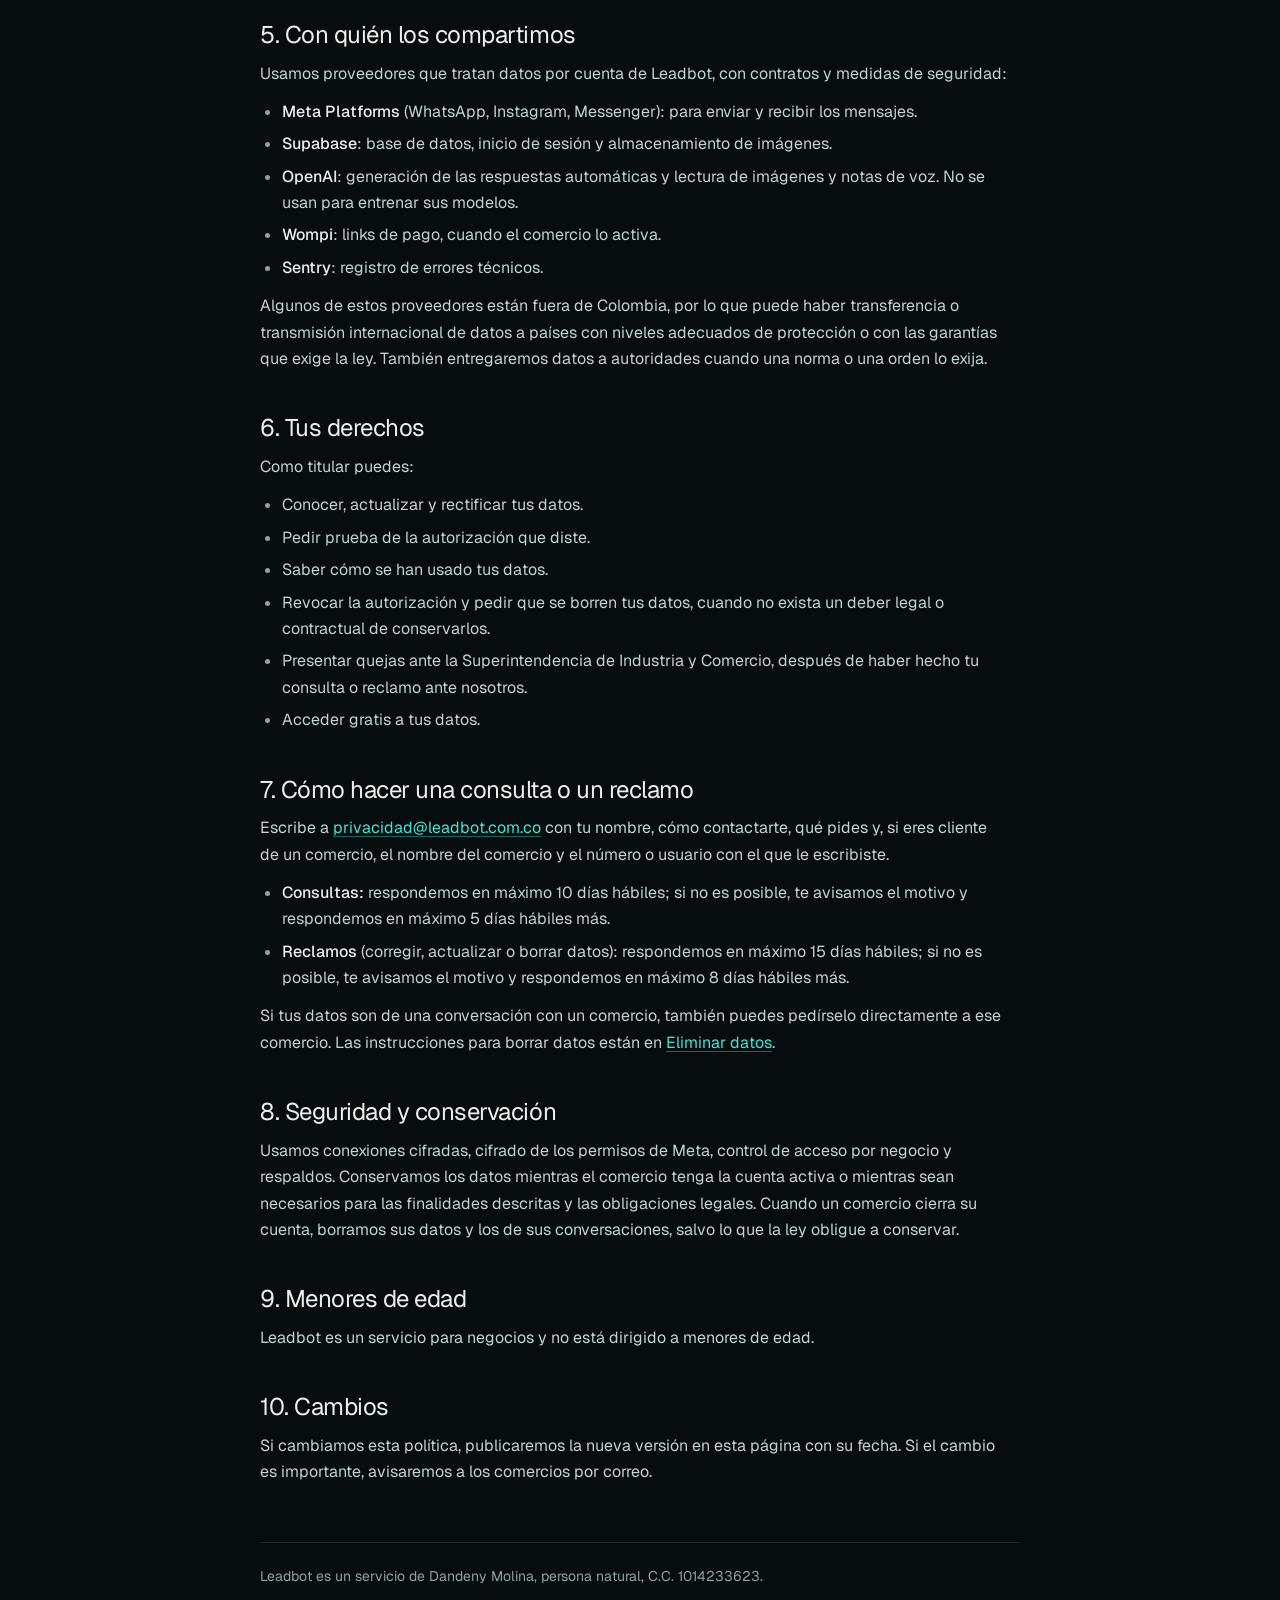
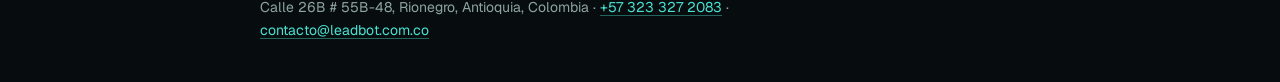
<file: privacidad.html>
<!doctype html>
<html lang="es-CO">
<head>
  <meta charset="utf-8">
  <meta name="viewport" content="width=device-width, initial-scale=1">
  <meta name="theme-color" content="#070d0f">
  <title>Política de privacidad · Leadbot</title>
  <meta name="description" content="Política de tratamiento de datos personales de Leadbot (Ley 1581 de 2012).">
  <link rel="icon" href="favicon.svg" type="image/svg+xml">
  <link rel="icon" href="favicon.png" sizes="64x64">
  <link rel="apple-touch-icon" href="apple-touch-icon.png">
  <link rel="preconnect" href="https://fonts.googleapis.com">
  <link rel="preconnect" href="https://fonts.gstatic.com" crossorigin>
  <link rel="stylesheet" href="https://fonts.googleapis.com/css2?family=Geist:wght@400;500;600&family=Geist+Mono:wght@400;500&display=swap">
  <link rel="stylesheet" href="estilos.css?v=202610102000">
</head>
<body>
  <header class="top">
    <a class="marca" href="index.html"><img src="icono.png" alt="">Leadbot</a>
    <nav aria-label="Páginas">
      <a href="index.html">Inicio</a>
      <a href="privacidad.html" aria-current="page">Privacidad</a>
      <a href="eliminar-datos.html">Eliminar datos</a>
      <a href="terminos.html">Términos</a>
    </nav>
  </header>
  <main>
    <section>
      <h1>Política de privacidad y tratamiento de datos personales</h1>
      <p class="fecha">Vigente desde el 5 de octubre de 2026.</p>
      <p>Esta política explica qué datos personales trata Leadbot, para qué los usa y cómo puedes ejercer tus derechos. Se expide conforme a la Ley 1581 de 2012, el Decreto 1377 de 2013 (incorporado en el Decreto 1074 de 2015) y las demás normas colombianas de protección de datos.</p>
    </section>
    <section>
      <h2>1. Responsable</h2>
      <div class="caja">
      <dl class="datos">
        <dt>Responsable</dt><dd>Dandeny Molina (persona natural)</dd>
        <dt>Cédula</dt><dd>1014233623</dd>
        <dt>Dirección</dt><dd>Calle 26B # 55B-48, Rionegro, Antioquia, Colombia</dd>
        <dt>Teléfono</dt><dd><a href="tel:+573233272083">+57 323 327 2083</a></dd>
        <dt>Correo</dt><dd><a href="mailto:privacidad@leadbot.com.co">privacidad@leadbot.com.co</a></dd>
      </dl>
      </div>
    </section>
    <section>
      <h2>2. A quién aplica</h2>
      <p>Leadbot trata datos de dos grupos de personas:</p>
      <ul>
        <li><b>Comercios y sus equipos</b> que usan Leadbot: Leadbot es <b>responsable</b> de estos datos.</li>
        <li><b>Clientes de los comercios</b> que les escriben por WhatsApp, Instagram o Messenger: el comercio es el responsable de esos datos y Leadbot actúa como <b>encargado</b>, tratándolos solo por cuenta del comercio y según sus instrucciones.</li>
      </ul>
    </section>
    <section>
      <h2>3. Datos que tratamos</h2>
      <ul>
        <li><b>De los comercios y sus equipos:</b> nombre, correo, teléfono, nombre y datos del negocio, catálogo de productos, configuración del asistente y datos de facturación.</li>
        <li><b>De las cuentas de Meta que conecta el comercio:</b> identificadores de la página de Facebook, de la cuenta de Instagram y de la cuenta y número de WhatsApp Business, y los permisos (tokens) que Meta entrega para enviar y recibir mensajes. Los tokens se guardan cifrados.</li>
        <li><b>De los clientes de los comercios:</b> nombre o usuario de perfil, número de teléfono, foto de perfil, el contenido de los mensajes (texto, imágenes, notas de voz y comprobantes de pago), y los datos que el cliente comparte para un pedido, como dirección de envío.</li>
        <li><b>Datos técnicos:</b> registros de uso y errores necesarios para operar y proteger el servicio.</li>
      </ul>
      <p>Leadbot no pide datos sensibles. Si un cliente los comparte en una conversación, se tratan solo como parte de esa conversación.</p>
    </section>
    <section>
      <h2>4. Para qué los usamos</h2>
      <ul>
        <li>Recibir y mostrar al comercio los mensajes de sus canales y enviar sus respuestas.</li>
        <li>Generar respuestas automáticas con la información que el comercio configuró.</li>
        <li>Registrar pedidos, citas, envíos y pagos que el comercio gestiona con sus clientes.</li>
        <li>Enviar, cuando el comercio lo active, avisos sobre pedidos, recordatorios y mensajes a quienes aceptaron recibirlos. Cualquier cliente puede pedir no recibir más mensajes de promoción.</li>
        <li>Dar soporte, facturar el servicio, cumplir obligaciones legales y mejorar la seguridad.</li>
      </ul>
      <p>No vendemos datos personales ni los usamos para publicidad propia. Los datos que recibimos de Meta solo se usan para prestar el servicio al comercio que conectó la cuenta.</p>
    </section>
    <section>
      <h2>5. Con quién los compartimos</h2>
      <p>Usamos proveedores que tratan datos por cuenta de Leadbot, con contratos y medidas de seguridad:</p>
      <ul>
        <li><b>Meta Platforms</b> (WhatsApp, Instagram, Messenger): para enviar y recibir los mensajes.</li>
        <li><b>Supabase</b>: base de datos, inicio de sesión y almacenamiento de imágenes.</li>
        <li><b>OpenAI</b>: generación de las respuestas automáticas y lectura de imágenes y notas de voz. No se usan para entrenar sus modelos.</li>
        <li><b>Wompi</b>: links de pago, cuando el comercio lo activa.</li>
        <li><b>Sentry</b>: registro de errores técnicos.</li>
      </ul>
      <p>Algunos de estos proveedores están fuera de Colombia, por lo que puede haber transferencia o transmisión internacional de datos a países con niveles adecuados de protección o con las garantías que exige la ley. También entregaremos datos a autoridades cuando una norma o una orden lo exija.</p>
    </section>
    <section>
      <h2>6. Tus derechos</h2>
      <p>Como titular puedes:</p>
      <ul>
        <li>Conocer, actualizar y rectificar tus datos.</li>
        <li>Pedir prueba de la autorización que diste.</li>
        <li>Saber cómo se han usado tus datos.</li>
        <li>Revocar la autorización y pedir que se borren tus datos, cuando no exista un deber legal o contractual de conservarlos.</li>
        <li>Presentar quejas ante la Superintendencia de Industria y Comercio, después de haber hecho tu consulta o reclamo ante nosotros.</li>
        <li>Acceder gratis a tus datos.</li>
      </ul>
    </section>
    <section>
      <h2>7. Cómo hacer una consulta o un reclamo</h2>
      <p>Escribe a <a href="mailto:privacidad@leadbot.com.co">privacidad@leadbot.com.co</a> con tu nombre, cómo contactarte, qué pides y, si eres cliente de un comercio, el nombre del comercio y el número o usuario con el que le escribiste.</p>
      <ul>
        <li><b>Consultas:</b> respondemos en máximo 10 días hábiles; si no es posible, te avisamos el motivo y respondemos en máximo 5 días hábiles más.</li>
        <li><b>Reclamos</b> (corregir, actualizar o borrar datos): respondemos en máximo 15 días hábiles; si no es posible, te avisamos el motivo y respondemos en máximo 8 días hábiles más.</li>
      </ul>
      <p>Si tus datos son de una conversación con un comercio, también puedes pedírselo directamente a ese comercio. Las instrucciones para borrar datos están en <a href="eliminar-datos.html">Eliminar datos</a>.</p>
    </section>
    <section>
      <h2>8. Seguridad y conservación</h2>
      <p>Usamos conexiones cifradas, cifrado de los permisos de Meta, control de acceso por negocio y respaldos. Conservamos los datos mientras el comercio tenga la cuenta activa o mientras sean necesarios para las finalidades descritas y las obligaciones legales. Cuando un comercio cierra su cuenta, borramos sus datos y los de sus conversaciones, salvo lo que la ley obligue a conservar.</p>
    </section>
    <section>
      <h2>9. Menores de edad</h2>
      <p>Leadbot es un servicio para negocios y no está dirigido a menores de edad.</p>
    </section>
    <section>
      <h2>10. Cambios</h2>
      <p>Si cambiamos esta política, publicaremos la nueva versión en esta página con su fecha. Si el cambio es importante, avisaremos a los comercios por correo.</p>
    </section>
  </main>
  <footer class="pie">
    <p>Leadbot es un servicio de Dandeny Molina, persona natural, C.C. 1014233623.</p>
    <p>Calle 26B # 55B-48, Rionegro, Antioquia, Colombia · <a href="tel:+573233272083">+57 323 327 2083</a> · <a href="mailto:contacto@leadbot.com.co">contacto@leadbot.com.co</a></p>
  </footer>
</body>
</html>
</file>
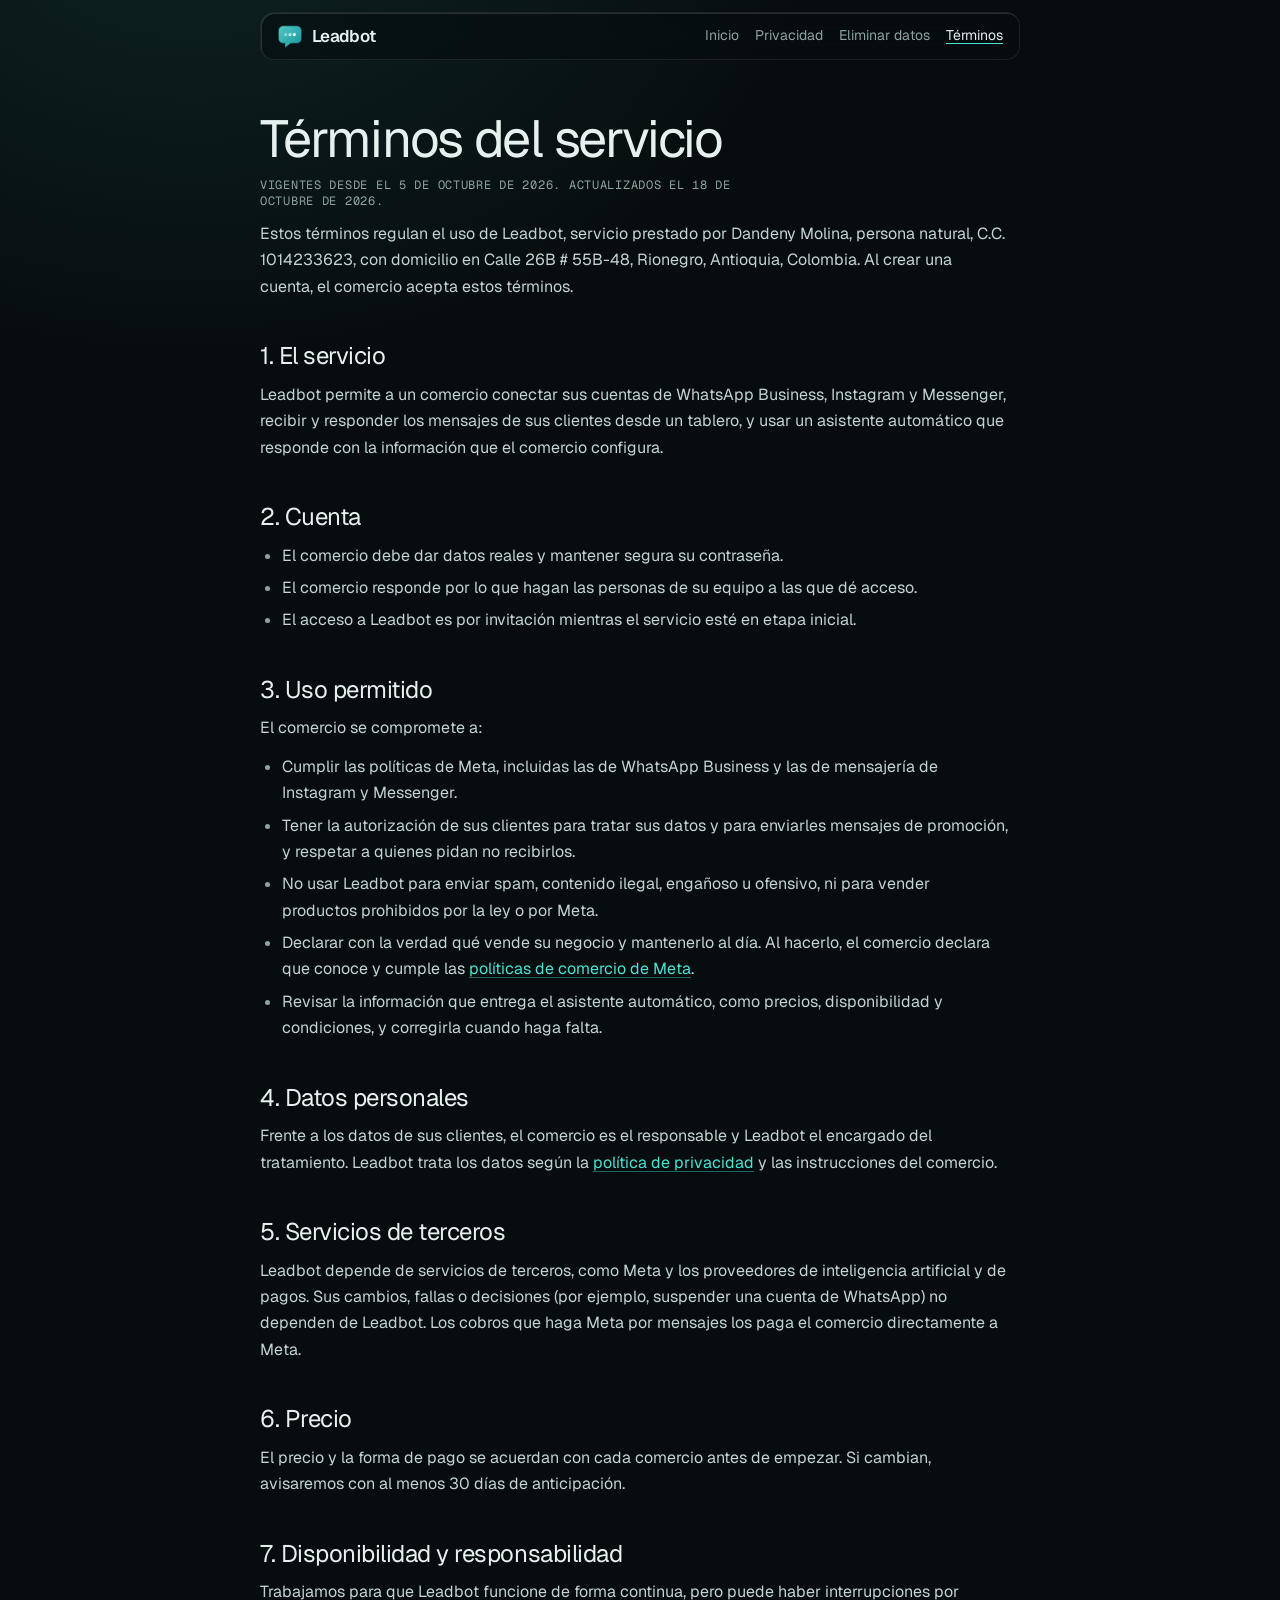
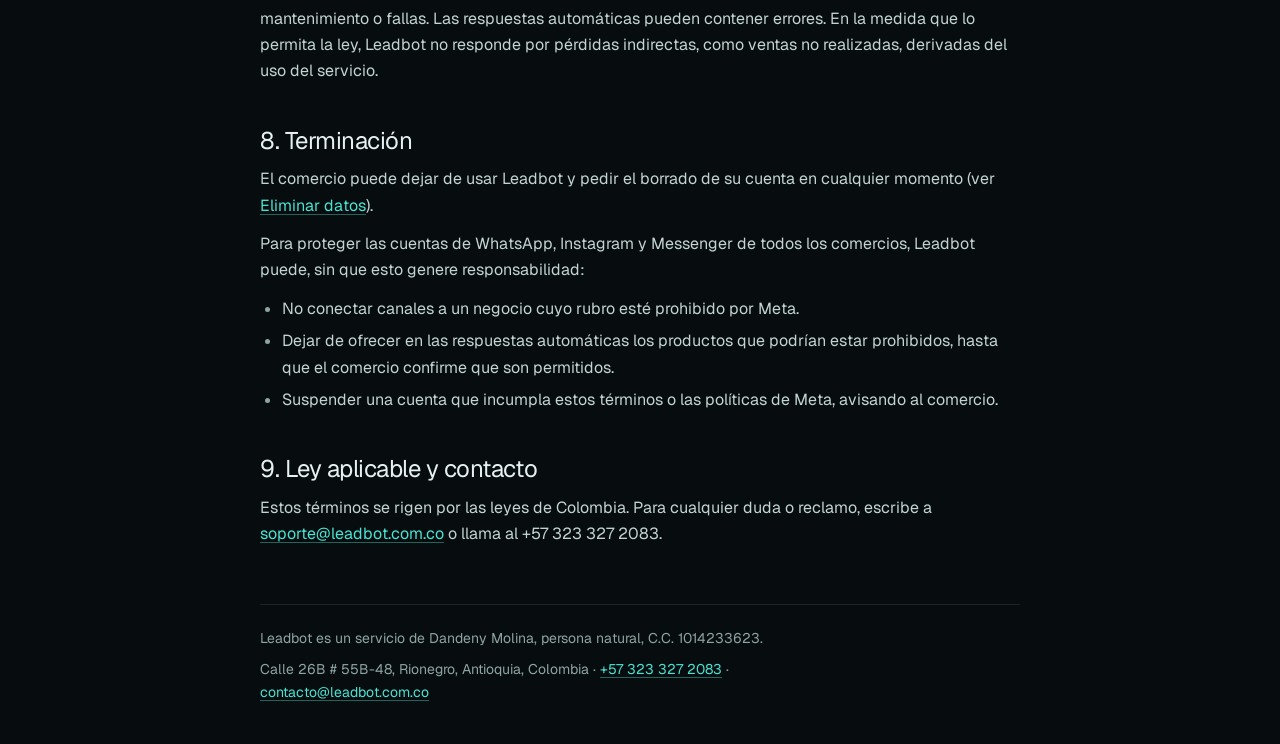
<file: terminos.html>
<!doctype html>
<html lang="es-CO">
<head>
  <meta charset="utf-8">
  <meta name="viewport" content="width=device-width, initial-scale=1">
  <meta name="theme-color" content="#070d0f">
  <title>Términos del servicio · Leadbot</title>
  <meta name="description" content="Condiciones de uso de Leadbot para comercios.">
  <link rel="icon" href="favicon.svg" type="image/svg+xml">
  <link rel="icon" href="favicon.png" sizes="64x64">
  <link rel="apple-touch-icon" href="apple-touch-icon.png">
  <link rel="preconnect" href="https://fonts.googleapis.com">
  <link rel="preconnect" href="https://fonts.gstatic.com" crossorigin>
  <link rel="stylesheet" href="https://fonts.googleapis.com/css2?family=Geist:wght@400;500;600&family=Geist+Mono:wght@400;500&display=swap">
  <link rel="stylesheet" href="estilos.css?v=202610102000">
</head>
<body>
  <header class="top">
    <a class="marca" href="index.html"><img src="icono.png" alt="">Leadbot</a>
    <nav aria-label="Páginas">
      <a href="index.html">Inicio</a>
      <a href="privacidad.html">Privacidad</a>
      <a href="eliminar-datos.html">Eliminar datos</a>
      <a href="terminos.html" aria-current="page">Términos</a>
    </nav>
  </header>
  <main>
    <section>
      <h1>Términos del servicio</h1>
      <p class="fecha">Vigentes desde el 5 de octubre de 2026. Actualizados el 18 de octubre de 2026.</p>
      <p>Estos términos regulan el uso de Leadbot, servicio prestado por Dandeny Molina, persona natural, C.C. 1014233623, con domicilio en Calle 26B # 55B-48, Rionegro, Antioquia, Colombia. Al crear una cuenta, el comercio acepta estos términos.</p>
    </section>
    <section>
      <h2>1. El servicio</h2>
      <p>Leadbot permite a un comercio conectar sus cuentas de WhatsApp Business, Instagram y Messenger, recibir y responder los mensajes de sus clientes desde un tablero, y usar un asistente automático que responde con la información que el comercio configura.</p>
    </section>
    <section>
      <h2>2. Cuenta</h2>
      <ul>
        <li>El comercio debe dar datos reales y mantener segura su contraseña.</li>
        <li>El comercio responde por lo que hagan las personas de su equipo a las que dé acceso.</li>
        <li>El acceso a Leadbot es por invitación mientras el servicio esté en etapa inicial.</li>
      </ul>
    </section>
    <section>
      <h2>3. Uso permitido</h2>
      <p>El comercio se compromete a:</p>
      <ul>
        <li>Cumplir las políticas de Meta, incluidas las de WhatsApp Business y las de mensajería de Instagram y Messenger.</li>
        <li>Tener la autorización de sus clientes para tratar sus datos y para enviarles mensajes de promoción, y respetar a quienes pidan no recibirlos.</li>
        <li>No usar Leadbot para enviar spam, contenido ilegal, engañoso u ofensivo, ni para vender productos prohibidos por la ley o por Meta.</li>
        <li>Declarar con la verdad qué vende su negocio y mantenerlo al día. Al hacerlo, el comercio declara que conoce y cumple las <a href="https://www.facebook.com/policies_center/commerce" rel="noopener">políticas de comercio de Meta</a>.</li>
        <li>Revisar la información que entrega el asistente automático, como precios, disponibilidad y condiciones, y corregirla cuando haga falta.</li>
      </ul>
    </section>
    <section>
      <h2>4. Datos personales</h2>
      <p>Frente a los datos de sus clientes, el comercio es el responsable y Leadbot el encargado del tratamiento. Leadbot trata los datos según la <a href="privacidad.html">política de privacidad</a> y las instrucciones del comercio.</p>
    </section>
    <section>
      <h2>5. Servicios de terceros</h2>
      <p>Leadbot depende de servicios de terceros, como Meta y los proveedores de inteligencia artificial y de pagos. Sus cambios, fallas o decisiones (por ejemplo, suspender una cuenta de WhatsApp) no dependen de Leadbot. Los cobros que haga Meta por mensajes los paga el comercio directamente a Meta.</p>
    </section>
    <section>
      <h2>6. Precio</h2>
      <p>El precio y la forma de pago se acuerdan con cada comercio antes de empezar. Si cambian, avisaremos con al menos 30 días de anticipación.</p>
    </section>
    <section>
      <h2>7. Disponibilidad y responsabilidad</h2>
      <p>Trabajamos para que Leadbot funcione de forma continua, pero puede haber interrupciones por mantenimiento o fallas. Las respuestas automáticas pueden contener errores. En la medida que lo permita la ley, Leadbot no responde por pérdidas indirectas, como ventas no realizadas, derivadas del uso del servicio.</p>
    </section>
    <section>
      <h2>8. Terminación</h2>
      <p>El comercio puede dejar de usar Leadbot y pedir el borrado de su cuenta en cualquier momento (ver <a href="eliminar-datos.html">Eliminar datos</a>).</p>
      <p>Para proteger las cuentas de WhatsApp, Instagram y Messenger de todos los comercios, Leadbot puede, sin que esto genere responsabilidad:</p>
      <ul>
        <li>No conectar canales a un negocio cuyo rubro esté prohibido por Meta.</li>
        <li>Dejar de ofrecer en las respuestas automáticas los productos que podrían estar prohibidos, hasta que el comercio confirme que son permitidos.</li>
        <li>Suspender una cuenta que incumpla estos términos o las políticas de Meta, avisando al comercio.</li>
      </ul>
    </section>
    <section>
      <h2>9. Ley aplicable y contacto</h2>
      <p>Estos términos se rigen por las leyes de Colombia. Para cualquier duda o reclamo, escribe a <a href="mailto:soporte@leadbot.com.co">soporte@leadbot.com.co</a> o llama al +57 323 327 2083.</p>
    </section>
  </main>
  <footer class="pie">
    <p>Leadbot es un servicio de Dandeny Molina, persona natural, C.C. 1014233623.</p>
    <p>Calle 26B # 55B-48, Rionegro, Antioquia, Colombia · <a href="tel:+573233272083">+57 323 327 2083</a> · <a href="mailto:contacto@leadbot.com.co">contacto@leadbot.com.co</a></p>
  </footer>
</body>
</html>
</file>
<file: assets/vendor/lenis/lenis.css>
html.lenis,
html.lenis body {
  height: auto;
}

.lenis:not(.lenis-autoToggle).lenis-stopped {
  overflow: clip;
}

.lenis [data-lenis-prevent],
.lenis [data-lenis-prevent-wheel],
.lenis [data-lenis-prevent-touch],
.lenis [data-lenis-prevent-vertical],
.lenis [data-lenis-prevent-horizontal] {
  overscroll-behavior: contain;
}

.lenis.lenis-smooth iframe {
  pointer-events: none;
}

.lenis.lenis-autoToggle {
  transition-property: overflow;
  transition-duration: 1ms;
  transition-behavior: allow-discrete;
}
</file>
<file: assets/landing.css>
/* Leadbot: "Radiografía de un mensaje".
   La página es un plano secuencia: una escena fija (.escenario) que la cámara
   recorre con el scroll, contando en cámara lenta los 3,1 s que tarda el bot
   en leer, razonar y responder. Una sola luz (arriba a la izquierda), vidrio
   oscuro con borde especular, profundidad de campo y grano de lente.
   Sin JavaScript o con "reducir movimiento" se muestra la historia en texto
   (.historia) y la película no existe. */

:root {
  color-scheme: dark;
  --noche: #070d0f;
  --panel: #0d171a;
  --hilo: rgba(220, 245, 242, 0.1);
  --texto: #e6f0ef;
  --texto-2: #c3d3d2;
  --tenue: #8ea3a3;
  --senal: #49e3d3;
  --senal-2: #14949d;
  --humano: #ffb25c;
  --display: "Geist", "Helvetica Neue", system-ui, sans-serif;
  --mono: "Geist Mono", ui-monospace, Menlo, monospace;
  --gutter: clamp(18px, 4vw, 48px);
  --max: 1200px;
  --ease: cubic-bezier(0.22, 1, 0.36, 1);
  --vidrio-bg: linear-gradient(150deg, rgba(255, 255, 255, 0.1), rgba(255, 255, 255, 0.025) 55%);
  --vidrio-borde: rgba(255, 255, 255, 0.09);
  --vidrio-sombra: inset 1px 1px 0 rgba(255, 255, 255, 0.16), 0 24px 60px -24px rgba(0, 0, 0, 0.85);
}

/* El remate de la película: el 3,1 golpea en Unbounded Black (900);
   la unidad queda en mono, como en un cronómetro. Es el único lugar donde
   aparece esta fuente. */
.tiempo-final { display: flex; align-items: baseline; gap: 0.18em; margin: 0.12em 0 0.18em; }
.cifra-impacto {
  font-family: "Unbounded", var(--display); font-weight: 900;
  font-size: 2.35em; line-height: 0.95; letter-spacing: 0.015em;
  text-shadow: 0 0 40px rgba(73, 227, 211, 0.35);
}
.tiempo-final .unidad { font: 500 0.62em/1 var(--mono); letter-spacing: 0.02em; }

*, *::before, *::after { box-sizing: border-box; }
html { -webkit-text-size-adjust: 100%; }
body {
  margin: 0;
  background: var(--noche);
  color: var(--texto);
  font: 400 16px/1.6 var(--display);
  -webkit-font-smoothing: antialiased;
}
img, svg { display: block; max-width: 100%; }
a { color: inherit; }
:focus-visible { outline: 2px solid var(--senal); outline-offset: 3px; border-radius: 6px; }
h1, h2, h3 { margin: 0; font-weight: 400; letter-spacing: -0.03em; text-wrap: balance; }
p { margin: 0; }
em { font-style: normal; color: var(--senal); }

.etq { font: 500 11px/1 var(--mono); letter-spacing: 0.14em; text-transform: uppercase; color: var(--tenue); }
.bajada { color: var(--texto-2); font-size: clamp(16px, 1.4vw, 18px); max-width: 56ch; }
.seccion-titulo { font-size: clamp(34px, 5vw, 60px); line-height: 1.02; }

.vidrio {
  background: var(--vidrio-bg);
  -webkit-backdrop-filter: blur(14px) saturate(140%);
  backdrop-filter: blur(14px) saturate(140%);
  border: 1px solid var(--vidrio-borde);
  box-shadow: var(--vidrio-sombra);
}

/* ---------- Botones ---------- */
.acciones { display: flex; flex-wrap: wrap; gap: 12px; }
.boton {
  display: inline-flex; align-items: center; justify-content: center;
  min-height: 46px; padding: 0 22px; border-radius: 12px;
  font: 500 15px/1 var(--display); text-decoration: none;
  transition: background 160ms, transform 160ms var(--ease);
}
.boton:active { transform: translateY(1px); }
.boton.primario { color: #04110f; background: var(--senal); box-shadow: 0 0 0 1px rgba(255, 255, 255, 0.15) inset, 0 12px 30px -12px rgba(73, 227, 211, 0.6); }
.boton.primario:hover { background: #6ef0e2; }
.boton.vidrio { color: var(--texto); background: rgba(255, 255, 255, 0.06); border: 1px solid var(--vidrio-borde); box-shadow: inset 1px 1px 0 rgba(255, 255, 255, 0.12); }
.boton.vidrio:hover { background: rgba(255, 255, 255, 0.1); }

/* ---------- Navegación, HUD y salto ---------- */
.nav {
  position: fixed; z-index: 30;
  top: calc(env(safe-area-inset-top, 0px) + 14px); left: var(--gutter); right: var(--gutter);
  display: flex; align-items: center; justify-content: space-between; gap: 16px;
}
.marca { display: flex; align-items: center; gap: 9px; text-decoration: none; }
.marca svg { width: 26px; height: 26px; }
.marca b { font: 600 17px/1 var(--display); letter-spacing: -0.04em; }
.marca b span { font-weight: 400; color: var(--tenue); }
.nav nav { display: flex; gap: 4px; padding: 4px; border-radius: 12px; background: rgba(7, 13, 15, 0.55); -webkit-backdrop-filter: blur(14px); backdrop-filter: blur(14px); border: 1px solid var(--vidrio-borde); }
.nav nav a { padding: 8px 14px; border-radius: 9px; font-size: 14px; text-decoration: none; color: var(--texto-2); }
.nav nav a:hover { color: var(--texto); background: rgba(255, 255, 255, 0.06); }
.nav nav .nav-cta { color: #04110f; background: var(--senal); font-weight: 500; }
.nav nav .nav-cta:hover { background: #6ef0e2; color: #04110f; }
/* En el celular caben Ingresar y Prueba gratis; Planes se alcanza bajando. */
@media (max-width: 480px) { .nav nav .nav-planes { display: none; } .nav nav a { padding: 8px 11px; font-size: 13.5px; } }

.hud, .saltar { display: none; }
.pelicula .hud {
  position: fixed; z-index: 25; left: var(--gutter); right: var(--gutter);
  top: calc(env(safe-area-inset-top, 0px) + 66px);
  display: grid; grid-template-columns: 1fr auto; gap: 8px 16px; align-items: center;
  font: 500 11px/1 var(--mono); letter-spacing: 0.12em; text-transform: uppercase; color: var(--tenue);
  pointer-events: none; transition: opacity 400ms;
}
.hud-reloj { color: var(--senal); font-variant-numeric: tabular-nums; letter-spacing: 0.06em; }
.hud-reloj b { font-weight: 500; font-size: 13px; }
.hud-reloj.listo { color: #7dffa8; }
.hud-barra { grid-column: 1 / -1; position: relative; height: 1px; background: var(--hilo); }
.hud-barra i { position: absolute; left: 0; top: 0; height: 100%; width: 0; background: var(--senal); box-shadow: 0 0 8px var(--senal); }
/* Punta de luz que va construyendo la barra (la misma de la decisión). */
.hud-punta { position: absolute; top: -2.5px; left: 0; width: 6px; height: 6px; margin-left: -3px; border-radius: 50%; background: #d9fffa; box-shadow: 0 0 6px 1px var(--senal), 0 0 16px 3px rgba(73, 227, 211, 0.5); opacity: 0; }
.hud.fuera { opacity: 0; }
.pelicula .saltar {
  position: fixed; z-index: 25; right: var(--gutter); bottom: calc(env(safe-area-inset-bottom, 0px) + 18px);
  display: inline-flex; padding: 9px 14px; border-radius: 99px;
  font: 500 12px/1 var(--mono); letter-spacing: 0.06em; text-decoration: none; color: var(--texto-2);
  background: rgba(7, 13, 15, 0.6); -webkit-backdrop-filter: blur(12px); backdrop-filter: blur(12px);
  border: 1px solid var(--vidrio-borde); transition: opacity 400ms;
}
.saltar.fuera { opacity: 0; pointer-events: none; }

/* ---------- Historia en texto (sin película) ---------- */
.historia { padding: 140px var(--gutter) 80px; }
.historia-texto { max-width: 820px; margin: 0 auto; display: grid; gap: 24px; }
.historia h1 { font-size: clamp(40px, 6vw, 76px); line-height: 1; }
.pasos-texto { margin: 12px 0 0; padding-left: 22px; display: grid; gap: 12px; color: var(--texto-2); }
.pasos-texto b { color: var(--texto); font-weight: 500; }
/* Con la película, la historia sigue disponible para lectores de pantalla. */
.pelicula .historia { position: absolute; width: 1px; height: 1px; overflow: hidden; clip: rect(0 0 0 0); clip-path: inset(50%); white-space: nowrap; padding: 0; }

/* ---------- La película ---------- */
.pelicula-pista { display: none; }
.pelicula .pelicula-pista { display: block; position: relative; height: 925vh; } /* JS la ajusta al recorrido real */
.escenario {
  position: sticky; top: 0; height: 100vh; height: 100svh; overflow: hidden; isolation: isolate;
  background: radial-gradient(90% 70% at 22% 8%, #11272b 0%, #0a1517 40%, var(--noche) 75%);
}
/* La única luz: entra arriba a la izquierda. */
.luz {
  position: absolute; inset: -20%; z-index: 0; pointer-events: none;
  background: radial-gradient(40% 40% at 30% 25%, rgba(73, 227, 211, 0.1), transparent 70%);
}
.escenario::after { /* viñeta de lente */
  content: ""; position: absolute; inset: 0; z-index: 18; pointer-events: none;
  background: radial-gradient(120% 90% at 50% 50%, transparent 55%, rgba(0, 0, 0, 0.6) 100%);
}
.grano {
  position: absolute; inset: -50%; z-index: 19; pointer-events: none; opacity: 0.06;
  background-size: 160px 160px; mix-blend-mode: overlay;
  animation: grano 0.9s steps(6) infinite;
}
@keyframes grano {
  0% { transform: translate(0, 0); } 20% { transform: translate(-3%, 2%); } 40% { transform: translate(2%, -3%); }
  60% { transform: translate(-2%, -1%); } 80% { transform: translate(3%, 3%); } 100% { transform: translate(0, 0); }
}
.camara { position: absolute; inset: 0; z-index: 2; perspective: 1400px; transform-style: preserve-3d; }
.camara > *, .opcion, .lateral, .globo-humano { position: absolute; }

/* 0 · Titular */
.titular-intro { left: var(--gutter); bottom: clamp(48px, 10vh, 110px); width: min(560px, 44vw); display: grid; gap: 18px; z-index: 5; }
.titular { font-size: clamp(36px, 5vw, 72px); line-height: 0.98; letter-spacing: -0.035em; }
.titular-intro .bajada { font-size: clamp(15px, 1.3vw, 18px); max-width: 44ch; }
.desliza { font: 500 11px/1 var(--mono); letter-spacing: 0.14em; text-transform: uppercase; color: var(--senal); display: flex; align-items: center; gap: 10px; }
.desliza::after { content: ""; width: 1px; height: 26px; background: linear-gradient(var(--senal), transparent); animation: baja 1.6s var(--ease) infinite; }
@keyframes baja { from { transform: translateY(-6px); opacity: 0; } 40% { opacity: 1; } to { transform: translateY(8px); opacity: 0; } }

/* 0 · Nota junto a la notificación, a la altura de ella y a la derecha del teléfono. */
.nota-noti {
  left: calc(50% + min(150px, 32vw) + 28px); top: calc(50% - min(300px, 64vw) * 1.066 + min(300px, 64vw) * 2.133 * 0.36);
  width: min(270px, 24vw); z-index: 5;
  font: 400 12px/1.5 var(--mono); letter-spacing: 0.02em; color: var(--tenue);
}
/* La entrada va en el hijo: así GSAP puede desvanecer el párrafo sin chocar
   con la animación CSS (ver la nota de la notificación en landing.js). */
.nota-in { display: block; padding-left: 14px; border-left: 1px solid rgba(73, 227, 211, 0.5); }
.nota-noti em { display: block; color: var(--senal); }
.pelicula .nota-in { animation: nota 0.8s 1.6s var(--ease) backwards; }
@keyframes nota { from { opacity: 0; transform: translateX(-8px); } }
/* 0 y 6 · Teléfono: cuerpo con canto metálico, pantalla con reflejo. */
.telefono {
  left: 50%; top: 50%; width: min(300px, 64vw); aspect-ratio: 9 / 19.2;
  margin-left: max(-150px, -32vw); margin-top: calc(min(300px, 64vw) * -1.066);
  border-radius: 46px; padding: 10px; z-index: 3;
  background: linear-gradient(150deg, #2a3b3f 0%, #0b1416 45%, #1b2a2d 100%);
  box-shadow:
    inset 1.5px 1.5px 0 rgba(255, 255, 255, 0.22), inset -1px -1px 0 rgba(0, 0, 0, 0.6),
    0 0 0 1px rgba(0, 0, 0, 0.6), 0 60px 90px -40px #000, -30px -30px 80px -40px rgba(73, 227, 211, 0.18);
  will-change: transform, filter;
}
.pantalla {
  position: relative; height: 100%; border-radius: 37px; overflow: hidden;
  background: radial-gradient(120% 70% at 30% 0%, #183236 0%, #0b1517 55%, #060b0c 100%);
}
.pantalla::after { /* reflejo del vidrio de la pantalla */
  content: ""; position: absolute; inset: 0; pointer-events: none;
  background: linear-gradient(125deg, rgba(255, 255, 255, 0.09) 0%, rgba(255, 255, 255, 0.02) 30%, transparent 32%);
}
.isla { position: absolute; top: 10px; left: 50%; width: 30%; height: 22px; margin-left: -15%; border-radius: 20px; background: #000; }
.tel-hora { position: absolute; top: 15%; left: 0; right: 0; text-align: center; font: 300 56px/1 var(--display); letter-spacing: -0.04em; color: rgba(230, 240, 239, 0.85); }
.noti {
  position: absolute; left: 6%; right: 6%; top: 34%; padding: 11px 12px; border-radius: 18px;
  font-size: 12.5px; line-height: 1.4; color: var(--texto);
  background: rgba(255, 255, 255, 0.12); border: 1px solid rgba(255, 255, 255, 0.14);
  -webkit-backdrop-filter: blur(16px); backdrop-filter: blur(16px);
  box-shadow: inset 1px 1px 0 rgba(255, 255, 255, 0.2), 0 12px 24px -12px rgba(0, 0, 0, 0.7);
}
.noti b { display: block; font: 500 10px/1.2 var(--mono); color: var(--tenue); margin-bottom: 4px; letter-spacing: 0.02em; }
.pelicula .noti-entra { animation: noti 1.1s 0.6s cubic-bezier(0.34, 1.56, 0.64, 1) backwards; }
@keyframes noti { from { transform: translateY(-140%) scale(0.92); opacity: 0; } to { transform: none; opacity: 1; } }
.tel-chat { position: absolute; left: 6%; right: 6%; top: 18%; bottom: 6%; display: flex; flex-direction: column; justify-content: flex-end; gap: 7px; }
.tb { max-width: 88%; padding: 8px 10px; border-radius: 14px; font-size: 11.5px; line-height: 1.38; opacity: 0; }
.tb small { display: block; margin-top: 3px; font: 400 9px var(--mono); color: var(--tenue); }
.tb.bot { align-self: flex-end; border-bottom-right-radius: 4px; background: linear-gradient(150deg, rgba(73, 227, 211, 0.26), rgba(20, 148, 157, 0.14)); border: 1px solid rgba(73, 227, 211, 0.3); }
.tb.cli { align-self: flex-start; border-bottom-left-radius: 4px; background: rgba(255, 255, 255, 0.1); border: 1px solid rgba(255, 255, 255, 0.1); }
.tb.pedido { align-self: stretch; max-width: none; display: grid; gap: 2px; background: rgba(255, 255, 255, 0.07); border: 1px solid rgba(255, 255, 255, 0.12); }
.tb.pedido b { font-size: 12.5px; font-weight: 500; }
.tb.pedido span { color: var(--texto-2); font-size: 11px; }
.tb.pedido .total { color: var(--texto); font-weight: 500; margin-top: 2px; }
.tb.pedido .sello { justify-self: start; margin-top: 4px; padding: 2px 7px; border-radius: 99px; font: 500 9.5px var(--mono); color: #04110f; background: var(--senal); }

/* 1 y 2 · El mensaje: es la misma notificación, en grande. Sus medidas están
   en em con las proporciones de .noti (y el texto tiene el mismo marcado), así
   que al despegarse del celular se ve idéntica. JS le da el ancho en em y el
   tamaño de letra para llenar la pantalla. */
.mensaje {
  left: 50%; top: 50%; width: 18em; font-size: 60px;
  padding: 0.88em 0.96em; border-radius: 1.44em; line-height: 1.4; color: var(--texto);
  transform-style: preserve-3d; z-index: 4; opacity: 0;
}
.mensaje-fondo {
  position: absolute; inset: 0; border-radius: inherit;
  background: linear-gradient(150deg, rgba(255, 255, 255, 0.15), rgba(255, 255, 255, 0.1));
  border: 1px solid rgba(255, 255, 255, 0.14);
  box-shadow: inset 1px 1px 0 rgba(255, 255, 255, 0.2), 0 1em 2em -1em rgba(0, 0, 0, 0.7);
}
.mensaje-cab { position: relative; display: block; font: 500 0.8em/1.2 var(--mono); letter-spacing: 0.02em; color: var(--tenue); margin-bottom: 0.32em; }
.mensaje-texto { position: relative; margin: 0; }
.tk { display: inline-block; position: relative; will-change: transform, filter, opacity; }
.noti .tk { will-change: auto; }
.mensaje .tk.clave::after { /* etiqueta que aparece cuando el haz la toca */
  content: attr(data-etq); position: absolute; left: 0; top: 100%; margin-top: 0.18em;
  font: 500 clamp(9px, 0.9vw, 12px)/1 var(--mono); letter-spacing: 0.14em; text-transform: uppercase; color: var(--senal);
  white-space: nowrap; opacity: var(--etq, 0); transform: translateY(calc((1 - var(--etq, 0)) * 6px));
}
.mensaje .tk.clave { border-radius: 0.12em; background: rgba(73, 227, 211, calc(var(--luz, 0) * 0.08)); box-shadow: 0 0 0 0.08em rgba(73, 227, 211, calc(var(--luz, 0) * 0.08)), 0 0 calc(var(--luz, 0) * 40px) calc(var(--luz, 0) * -8px) rgba(73, 227, 211, 0.6), 0 0 0 calc(0.08em + 1px) rgba(73, 227, 211, calc(var(--luz, 0) * 0.45)); }
.haz {
  left: 0; top: -10%; bottom: -10%; width: 2px; z-index: 6; opacity: 0;
  background: linear-gradient(180deg, transparent, var(--senal) 25%, #c9fff8 50%, var(--senal) 75%, transparent);
  box-shadow: 0 0 16px 3px rgba(73, 227, 211, 0.55), 0 0 70px 24px rgba(73, 227, 211, 0.14);
}
.haz::before { /* estela de lo ya leído */
  content: ""; position: absolute; top: 0; bottom: 0; right: 2px; width: 34vw;
  background: linear-gradient(90deg, transparent, rgba(73, 227, 211, 0.06));
}
.medidor { right: var(--gutter); bottom: clamp(40px, 9vh, 90px); width: min(300px, 80vw); padding: 14px 16px; border-radius: 16px; display: grid; gap: 8px; font: 400 11px/1.4 var(--mono); color: var(--tenue); z-index: 7; opacity: 0; }
.medidor p { display: flex; justify-content: space-between; gap: 12px; }
.medidor b { color: var(--texto); font-weight: 500; text-align: right; }
.medidor-num { color: var(--senal) !important; font-variant-numeric: tabular-nums; }
.medidor-barra { height: 3px; border-radius: 3px; background: rgba(255, 255, 255, 0.08); overflow: hidden; }
.medidor-barra i { display: block; width: 100%; height: 100%; background: var(--senal); box-shadow: 0 0 10px var(--senal); transform: scaleX(0); transform-origin: left; }
.lateral { left: var(--gutter); bottom: clamp(40px, 9vh, 90px); width: min(380px, 80vw); font-size: clamp(17px, 1.6vw, 22px); line-height: 1.3; letter-spacing: -0.015em; color: var(--texto-2); opacity: 0; z-index: 7; }

/* 3 · Riel lateral */
.riel-caja { inset: 0; opacity: 0; z-index: 4; }
/* El riel son tramos entre estaciones: cada uno sale del borde de una tarjeta
   y llega al borde de la siguiente, sin pasar por encima del contenido. */
.riel-linea { display: none; }
.estacion { position: relative; }
.estacion::before, .estacion::after {
  --largo: calc((100vw - var(--ancho)) / 2 - 2vw);
  content: ""; position: absolute; top: calc(50% - 4.5px); height: 9px; pointer-events: none;
  filter: drop-shadow(0 0 4px rgba(73, 227, 211, 0.6));
}
/* Cada tramo se construye con su punta de luz mientras la cámara viaja
   (JS da el avance --p-* y enciende la punta --dot-* solo mientras crece). */
.estacion::before {
  right: 100%; width: calc(var(--largo) * var(--p-izq, 0));
  margin-right: calc(var(--largo) * (1 - var(--p-izq, 0)));
  background:
    radial-gradient(circle at calc(100% - 4.5px) 50%, rgba(217, 255, 250, var(--dot-izq, 0)) 0 2.5px, rgba(73, 227, 211, calc(var(--dot-izq, 0) * 0.6)) 3.5px, transparent 6px),
    linear-gradient(90deg, rgba(73, 227, 211, 0.2), rgba(73, 227, 211, 0.65)) center / 100% 1px no-repeat;
}
.estacion::after {
  left: 100%; width: calc(var(--largo) * var(--p-der, 0));
  background:
    radial-gradient(circle at calc(100% - 4.5px) 50%, rgba(217, 255, 250, var(--dot-der, 0)) 0 2.5px, rgba(73, 227, 211, calc(var(--dot-der, 0) * 0.6)) 3.5px, transparent 6px),
    linear-gradient(90deg, rgba(73, 227, 211, 0.65), rgba(73, 227, 211, 0.2)) center / 100% 1px no-repeat;
}
.riel { position: absolute; top: 0; bottom: 0; left: 0; display: flex; align-items: center; gap: 0; will-change: transform; }
.estacion {
  --ancho: min(520px, 84vw);
  width: var(--ancho); margin-inline: calc((100vw - var(--ancho)) / 2 - 2vw);
  padding: 22px; border-radius: 24px; display: grid; gap: 14px;
  background: linear-gradient(150deg, rgba(255, 255, 255, 0.11), rgba(255, 255, 255, 0.025) 60%);
  border: 1px solid rgba(255, 255, 255, 0.1);
  box-shadow: inset 1px 1px 0 rgba(255, 255, 255, 0.18), inset 0 0 40px rgba(73, 227, 211, 0.04), 0 40px 80px -40px #000;
  -webkit-backdrop-filter: blur(18px) saturate(140%); backdrop-filter: blur(18px) saturate(140%);
  will-change: transform, filter, opacity;
}
.est-etq { font: 500 11px/1 var(--mono); letter-spacing: 0.14em; text-transform: uppercase; color: var(--senal); }
.estacion h3 { font-size: clamp(20px, 2vw, 26px); letter-spacing: -0.02em; }
.est-res { font: 400 13px var(--mono); color: var(--tenue); }
.est-res b { color: var(--texto); font-weight: 500; }

/* 3a · abanico de fichas */
.abanico { position: relative; height: 230px; }
.ficha {
  position: absolute; left: 50%; top: 50%; width: 62%; margin-left: -31%; margin-top: -34px;
  display: grid; grid-template-columns: 44px 1fr auto; align-items: center; gap: 10px;
  padding: 10px; border-radius: 14px; font-size: 13px;
  background: linear-gradient(150deg, #1a2a2e, #101b1e); border: 1px solid rgba(255, 255, 255, 0.08);
  box-shadow: inset 1px 1px 0 rgba(255, 255, 255, 0.1), 0 14px 30px -14px #000;
}
.ficha b { font-weight: 500; }
.ficha span { font: 400 12px var(--mono); color: var(--tenue); }
.ficha em { grid-column: 1 / -1; justify-self: start; font: 500 10px/1 var(--mono); letter-spacing: 0.1em; text-transform: uppercase; padding: 4px 7px; border-radius: 99px; color: #04110f; background: var(--senal); opacity: 0; }
.ficha.elegida { border-color: rgba(73, 227, 211, 0.5); }
.foto { width: 44px; height: 44px; border-radius: 10px; background: #e9eef0; position: relative; overflow: hidden; }
.foto::before { /* suela */ content: ""; position: absolute; left: 10%; right: 6%; bottom: 26%; height: 12%; border-radius: 3px; background: #c9d2d4; }
.foto::after { /* capellada */ content: ""; position: absolute; left: 14%; right: 14%; bottom: 36%; height: 30%; border-radius: 40% 60% 10% 10%; background: var(--zap, #fff); box-shadow: inset -2px -2px 0 rgba(0, 0, 0, 0.08); }
.tenis-blanco { --zap: #ffffff; }
.tenis-negro { --zap: #1b2426; }
.tenis-gris { --zap: #8a7a66; }
.tenis-crema { --zap: #d9c7a5; }

/* 3b · matriz de existencias */
.matriz { display: grid; grid-template-columns: 64px repeat(5, 1fr); gap: 6px; font: 400 13px var(--mono); }
.matriz .cab { text-align: center; color: var(--tenue); font-size: 11px; }
.matriz .fila { color: var(--texto-2); align-self: center; font-family: var(--display); }
.matriz .c { text-align: center; padding: 10px 0; border-radius: 9px; background: rgba(255, 255, 255, 0.05); border: 1px solid rgba(255, 255, 255, 0.06); color: var(--texto-2); }
.matriz .c.cero { color: rgba(142, 163, 163, 0.5); }
.matriz .c.objetivo { --brillo: 0; background: rgba(73, 227, 211, calc(0.05 + var(--brillo) * 0.2)); border-color: rgba(73, 227, 211, calc(var(--brillo) * 0.7)); color: var(--texto); box-shadow: 0 0 calc(var(--brillo) * 26px) -4px rgba(73, 227, 211, 0.8); }

/* 3c · mapa */
.mapa { width: 100%; height: auto; max-height: 230px; }
.mapa .pais { fill: rgba(255, 255, 255, 0.03); stroke: rgba(255, 255, 255, 0.2); stroke-width: 1; }
.mapa .ruta { fill: none; stroke: var(--senal); stroke-width: 2.2; stroke-linecap: round; filter: drop-shadow(0 0 4px rgba(73, 227, 211, 0.8)); }
.mapa .punto { fill: var(--senal); }
.mapa .destino { fill: var(--humano); }
.mapa text { fill: var(--texto-2); font: 400 10px var(--mono); }

/* 3d · reglas */
.reglas { list-style: none; margin: 0; padding: 0; display: grid; gap: 10px; font-size: 15px; }
.reglas li { display: flex; align-items: center; gap: 12px; color: var(--texto-2); --ok: 0; }
.reglas li i { width: 22px; height: 22px; border-radius: 50%; flex: none; border: 1px solid rgba(73, 227, 211, calc(0.25 + var(--ok) * 0.6)); background: rgba(73, 227, 211, calc(var(--ok) * 0.9)); position: relative; box-shadow: 0 0 calc(var(--ok) * 16px) rgba(73, 227, 211, 0.6); }
.reglas li i::after { content: ""; position: absolute; left: 7px; top: 4px; width: 5px; height: 10px; border: solid #04110f; border-width: 0 2px 2px 0; transform: rotate(45deg); opacity: var(--ok); }

.regla-ms { position: absolute; left: var(--gutter); right: var(--gutter); bottom: clamp(30px, 7vh, 70px); display: flex; justify-content: space-between; font: 400 11px var(--mono); color: var(--tenue); border-top: 1px solid var(--hilo); padding-top: 8px; }
.regla-cursor { position: absolute; top: -4px; left: 0; width: 1px; height: 8px; background: var(--senal); box-shadow: 0 0 8px var(--senal); }

/* 4 · Decisión */
.decision { inset: 0; opacity: 0; z-index: 4; }
.ramas { position: absolute; left: 8vw; top: 50%; width: 52vw; height: 46vh; transform: translateY(-50%); overflow: visible; }
.ramas path { fill: none; stroke-width: 1.6; stroke-linecap: butt; }
.ramas .tronco { stroke: var(--senal); }
.ramas .rama-l { stroke: rgba(255, 255, 255, 0.25); }
.ramas .r-resp { stroke: var(--senal); }
.ramas .r-hum { stroke: rgba(255, 178, 92, 0.5); }
/* Punta de luz que va dibujando la línea, como una barra de carga. */
.ramas .punta { fill: #d9fffa; opacity: 0; filter: drop-shadow(0 0 4px var(--senal)) drop-shadow(0 0 10px var(--senal)); }
.opcion { left: calc(8vw + 52vw * 0.62); width: min(320px, 70vw); padding: 14px 16px; border-radius: 16px; display: grid; gap: 3px; transform: translateY(-50%); }
.opcion b { font-weight: 500; font-size: 16px; }
.opcion small { font: 400 11px var(--mono); color: var(--tenue); letter-spacing: 0.04em; }
.o-dato { top: calc(50% - 23vh * 0.667); }
.o-resp { top: 50%; }
.o-hum { top: calc(50% + 23vh * 0.667); }
.o-hum b { color: var(--humano); }
.o-resp.elegida { border-color: rgba(73, 227, 211, 0.6); box-shadow: var(--vidrio-sombra), 0 0 40px -6px rgba(73, 227, 211, 0.5); }
.lateral-decidir { bottom: auto; top: 22vh; }

/* 5 · Redacción */
.redaccion { inset: 0; opacity: 0; z-index: 4; }
.dato { position: absolute; font: 500 12px/1 var(--mono); letter-spacing: 0.06em; padding: 8px 10px; border-radius: 9px; color: var(--senal); background: rgba(73, 227, 211, 0.07); border: 1px solid rgba(73, 227, 211, 0.35); box-shadow: 0 0 20px -8px rgba(73, 227, 211, 0.6); }
.d1 { left: var(--gutter); top: 30vh; }
.d2 { left: calc(var(--gutter) + 2vw); top: 42vh; }
.d3 { left: var(--gutter); top: 54vh; }
.respuesta {
  position: absolute; right: var(--gutter); top: 50%; transform: translateY(-50%);
  width: min(560px, 86vw); min-height: 180px; padding: 22px 24px; border-radius: 26px 26px 8px 26px;
  background: linear-gradient(150deg, rgba(73, 227, 211, 0.22), rgba(20, 148, 157, 0.1));
  border: 1px solid rgba(73, 227, 211, 0.35);
  box-shadow: inset 1.5px 1.5px 0 rgba(255, 255, 255, 0.22), 0 40px 80px -40px #000, 0 0 60px -20px rgba(73, 227, 211, 0.35);
  -webkit-backdrop-filter: blur(16px); backdrop-filter: blur(16px);
}
.respuesta-texto { font-size: clamp(18px, 1.9vw, 26px); line-height: 1.38; letter-spacing: -0.015em; }
.respuesta-texto mark { background: rgba(73, 227, 211, 0.18); color: var(--texto); border-radius: 5px; padding: 0 4px; }
.respuesta-texto .cursor { display: inline-block; width: 0.5em; height: 1.05em; vertical-align: -0.15em; margin-left: 2px; background: var(--senal); box-shadow: 0 0 10px var(--senal); animation: parpadeo 1s steps(1) infinite; }
@keyframes parpadeo { 50% { opacity: 0; } }
.lateral-escribir { bottom: clamp(40px, 9vh, 90px); }

.final-3s { right: var(--gutter); top: 50%; transform: translateY(-50%); width: min(380px, 40vw); font-size: clamp(28px, 3.6vw, 52px); line-height: 1.02; letter-spacing: -0.035em; opacity: 0; z-index: 6; }

/* 7 · Toda la noche */
.noche { inset: 0; opacity: 0; z-index: 3; perspective: 900px; }
.muro {
  position: absolute; left: -12vw; right: -12vw; bottom: -6vh;
  display: grid; grid-template-columns: repeat(var(--cols, 22), 1fr); gap: 8px; align-content: end;
  transform-origin: 50% 100%;
}
.muro i { height: 26px; border-radius: 7px; background: rgba(255, 255, 255, 0.04); border: 1px solid rgba(255, 255, 255, 0.05); }
.muro i.on { background: rgba(73, 227, 211, 0.2); border-color: rgba(73, 227, 211, 0.4); box-shadow: 0 0 16px -2px rgba(73, 227, 211, 0.55); }
.muro i.hum { background: rgba(255, 178, 92, 0.35); border-color: rgba(255, 178, 92, 0.7); box-shadow: 0 0 26px 2px rgba(255, 178, 92, 0.6); }
.noche-texto { position: absolute; left: var(--gutter); bottom: clamp(40px, 10vh, 100px); display: grid; gap: 8px; z-index: 2; padding: 18px 22px 18px 0; }
.noche::before { /* sombra bajo el texto para que se lea sobre el muro */ content: ""; position: absolute; left: 0; bottom: 0; width: 70vw; height: 55vh; z-index: 1; background: radial-gradient(70% 70% at 0% 100%, rgba(7, 13, 15, 0.92), transparent 70%); }
.noche-cifra { font-size: clamp(44px, 7vw, 110px); line-height: 0.95; letter-spacing: -0.05em; }
.noche-cifra b { font-weight: 400; font-variant-numeric: tabular-nums; }
.noche-sub { font-size: clamp(16px, 1.6vw, 21px); color: var(--texto-2); max-width: 40ch; }
.ambar { color: var(--humano); }
.noche-nota { font: 400 11px var(--mono); color: var(--tenue); }
.globo-humano { right: var(--gutter); top: 24vh; width: min(320px, 80vw); padding: 14px 16px; border-radius: 16px; display: grid; gap: 6px; border-color: rgba(255, 178, 92, 0.35) !important; opacity: 0; }
.globo-humano small { font: 400 11px var(--mono); color: var(--tenue); }
.globo-humano b { font-weight: 500; color: var(--humano); font-size: 14px; }

/* ---------- Después de la película ---------- */
main > section:not(.historia) { padding: clamp(80px, 11vw, 140px) var(--gutter); }
main > section:not(.historia) > * { width: 100%; max-width: var(--max); margin-inline: auto; }
.funciones { display: grid; gap: 22px; }
.rejilla { display: grid; grid-template-columns: repeat(3, minmax(0, 1fr)); gap: 1px; background: var(--hilo); border: 1px solid var(--hilo); border-radius: 20px; overflow: hidden; margin-top: 18px; }
.tile { background: var(--noche); padding: 28px; display: grid; gap: 10px; align-content: start; }
.tile svg { width: 26px; height: 26px; fill: none; stroke: var(--senal); stroke-width: 1.5; stroke-linecap: round; stroke-linejoin: round; margin-bottom: 8px; }
.tile h3 { font-size: 18px; font-weight: 500; letter-spacing: -0.01em; }
.tile p { color: var(--tenue); font-size: 15px; }
@media (max-width: 960px) { .rejilla { grid-template-columns: repeat(2, minmax(0, 1fr)); } }
@media (max-width: 600px) { .rejilla { grid-template-columns: 1fr; } }

.planes-cabeza { display: flex; flex-wrap: wrap; align-items: end; justify-content: space-between; gap: 24px; margin-bottom: clamp(32px, 5vw, 48px); }
.planes .seccion-titulo { max-width: 15ch; }
.periodo { display: inline-flex; padding: 4px; border-radius: 12px; gap: 4px; background: rgba(255, 255, 255, 0.04); border: 1px solid var(--hilo); }
.periodo button { min-height: 40px; padding: 0 16px; border: 0; border-radius: 9px; background: transparent; font: 500 14px var(--display); color: var(--texto-2); cursor: pointer; }
.periodo button small { color: var(--senal); margin-left: 4px; font-weight: 400; }
.periodo button[aria-pressed="true"] { background: rgba(255, 255, 255, 0.1); color: var(--texto); }
.planes-sub { color: var(--tenue); font-size: 15px; max-width: 52ch; }
.planes-rejilla { display: grid; grid-template-columns: repeat(3, minmax(0, 1fr)); gap: 16px; }
.plan-personas { font-size: 14px; color: var(--texto-2); flex: 1; }
/* Con cinco tarjetas el precio largo (1.090.000) no cabe con "al mes" al lado: va debajo en todas. */
.planes .plan-precio { flex-direction: column; align-items: flex-start; gap: 2px; }
.planes-incluye { margin-top: 20px; padding: 24px 28px; border-radius: 22px; background: var(--vidrio-bg); border: 1px solid var(--vidrio-borde); }
.planes-incluye ul { list-style: none; margin: 14px 0 0; padding: 0; display: grid; grid-template-columns: repeat(2, minmax(0, 1fr)); gap: 10px 32px; font-size: 14.5px; color: var(--texto-2); }
.planes-incluye li { display: grid; grid-template-columns: 18px 1fr; gap: 10px; }
.planes-incluye li svg { width: 18px; height: 18px; color: var(--senal); margin-top: 2px; }
.planes-notas a { color: var(--senal); }
.plan { position: relative; padding: 24px 22px; border-radius: 22px; display: flex; flex-direction: column; gap: 12px; background: var(--vidrio-bg); border: 1px solid var(--vidrio-borde); box-shadow: var(--vidrio-sombra); }
.plan h3 { font-size: 23px; letter-spacing: -0.02em; }
.plan-desc, .plan-nota { color: var(--tenue); font-size: 14.5px; }
.plan-precio { display: flex; align-items: baseline; gap: 8px; margin-top: 8px; }
.plan-precio b { font-size: clamp(28px, 2.6vw, 36px); font-weight: 400; letter-spacing: -0.04em; font-variant-numeric: tabular-nums; }
.plan-precio span { color: var(--tenue); font-size: 14px; }
.plan-cupo { padding: 10px 12px; border-radius: 10px; background: rgba(73, 227, 211, 0.07); border: 1px solid rgba(73, 227, 211, 0.18); font-size: 14px; color: var(--texto-2); }
.plan-cupo b { color: var(--senal); font-weight: 500; }
.plan ul { list-style: none; margin: 6px 0 12px; padding: 0; display: grid; gap: 10px; font-size: 14.5px; color: var(--texto-2); flex: 1; }
.plan li { display: grid; grid-template-columns: 18px 1fr; gap: 10px; }
.plan li svg { width: 18px; height: 18px; color: var(--senal); margin-top: 2px; }
.plan .boton { width: 100%; }
.plan.destacado { border-color: rgba(73, 227, 211, 0.4); box-shadow: var(--vidrio-sombra), 0 0 60px -24px rgba(73, 227, 211, 0.5); }
.plan-sello { position: absolute; top: -11px; left: 22px; padding: 4px 10px; border-radius: 99px; font: 500 11px var(--mono); color: #04110f; background: var(--senal); }
.planes-notas { list-style: none; padding: 0; margin-top: 32px; display: grid; grid-template-columns: repeat(2, minmax(0, 1fr)); gap: 12px 32px; font-size: 14px; color: var(--tenue); }
.planes-notas b { color: var(--texto); font-weight: 500; }
@media (max-width: 960px) { .planes-rejilla, .planes-notas, .planes-incluye ul { grid-template-columns: 1fr; } }

.cierre { display: grid; gap: 22px; justify-items: start; }
.cierre h2 { font-size: clamp(36px, 5.4vw, 72px); line-height: 1; max-width: 18ch; }

.pie { width: min(var(--max), 100% - 2 * var(--gutter)); margin: 0 auto; padding: 40px 0 calc(40px + env(safe-area-inset-bottom, 0px)); display: grid; grid-template-columns: auto 1fr auto; gap: 24px; border-top: 1px solid var(--hilo); font-size: 13px; color: var(--tenue); }
.pie-marca { display: flex; align-items: center; gap: 8px; color: var(--texto); }
.pie-marca svg { width: 22px; height: 22px; }
.pie-marca b { font-weight: 500; }
.pie-datos { display: grid; gap: 4px; }
.pie a { color: var(--texto-2); }
.pie-links { display: grid; gap: 6px; align-content: start; }
@media (max-width: 760px) { .pie { grid-template-columns: 1fr; } }

/* ---------- Celular ---------- */
/* Pantallas bajas (Safari con la barra visible): el subtítulo no cabe junto al teléfono. */
@media (max-width: 760px) and (max-height: 740px) {
  .titular-intro .bajada { display: none; }
}
@media (max-width: 760px) {
  .titular-intro { width: auto; right: var(--gutter); bottom: 78px; }
  .titular { font-size: clamp(32px, 9vw, 44px); }
  .nota-noti { display: none; } /* en celular no cabe junto al teléfono */
  .titular-intro { gap: 12px; }
  .titular-intro .bajada { font-size: 14.5px; }
  /* Debajo de la línea del HUD (que termina ~122px abajo), con aire, y sin tocar el titular. */
  .telefono { top: calc(env(safe-area-inset-top, 0px) + 134px); width: min(42vw, 18svh); margin-left: calc(min(42vw, 18svh) / -2); margin-top: 0; border-radius: 30px; padding: 6px; }
  /* Todo lo de la pantalla se mide con su ancho (cqi): el chat corta las líneas
     igual en cualquier celular y siempre cabe, aunque la barra del navegador
     achique el teléfono. */
  .pantalla { border-radius: 25px; container-type: inline-size; }
  .isla { top: 5cqi; height: 12cqi; border-radius: 12cqi; }
  .tel-hora { font-size: 22cqi; }
  .noti { font-size: 6.4cqi; padding: 5cqi; border-radius: 8cqi; }
  .noti b { font-size: 5.4cqi; margin-bottom: 2.6cqi; }
  /* El mensaje grande con las mismas proporciones que la notificación en celular. */
  .mensaje { padding: 0.78em; border-radius: 1.25em; }
  .mensaje-cab { font-size: 0.84em; margin-bottom: 0.48em; }
  .tel-chat {
    top: 21cqi; bottom: 5cqi; gap: 3.2cqi;
    -webkit-mask-image: linear-gradient(180deg, transparent 0, #000 6cqi); mask-image: linear-gradient(180deg, transparent 0, #000 6cqi);
  }
  .tb { font-size: 5.9cqi; line-height: 1.32; padding: 3.4cqi 4.4cqi; border-radius: 7cqi; }
  .tb small { font-size: 5cqi; margin-top: 1.2cqi; }
  .tb.pedido b { font-size: 6.6cqi; }
  .tb.pedido span { font-size: 5.9cqi; }
  .tb.pedido .sello { font-size: 5.2cqi; white-space: nowrap; }
  .medidor { left: var(--gutter); right: var(--gutter); width: auto; bottom: 74px; }
  .regla-ms { bottom: 74px; }
  .noche-texto { bottom: 70px; }
  .final-3s { bottom: 78px !important; }
  .lateral { display: none; }
  .ramas { left: 4vw; width: 40vw; }
  .opcion { left: auto; right: var(--gutter); width: 54vw; padding: 10px 12px; }
  .opcion b { font-size: 13.5px; }
  .respuesta { left: var(--gutter); right: var(--gutter); width: auto; top: 58%; }
  .d1 { top: 16vh; } .d2 { top: 22vh; } .d3 { top: 28vh; }
  .final-3s { left: var(--gutter); right: auto; top: auto; bottom: 40px; transform: none; width: auto; }
  .globo-humano { top: 18vh; left: var(--gutter); right: var(--gutter); width: auto; }
  .muro { --cols: 12; }
  .muro i { height: 20px; }
}

/* Logo: los tres puntos del globo se animan como el "escribiendo…" de un chat. */
.marca-logo .punto { transform-box: fill-box; transform-origin: center; animation: escribiendo 1.3s ease-in-out infinite; opacity: .45; }
.marca-logo .punto:nth-of-type(2) { animation-delay: .16s; }
.marca-logo .punto:nth-of-type(3) { animation-delay: .32s; }
@keyframes escribiendo { 0%, 60%, 100% { transform: translateY(0); opacity: .45; } 30% { transform: translateY(-1.4px); opacity: 1; } }
@media (prefers-reduced-motion: reduce) { .marca-logo .punto { animation: none; opacity: 1; } .marca-logo .punto:nth-of-type(1) { opacity: .45; } .marca-logo .punto:nth-of-type(2) { opacity: .7; } }
</file>
<file: estilos.css>
/* Páginas legales de Leadbot: una columna de lectura en el mismo mundo oscuro
   del inicio (tinta de noche, turquesa de señal, Geist). Encabezado de vidrio
   oscuro, cajas de vidrio para los datos y pie con el responsable. */
:root {
  color-scheme: dark;
  --noche: #070d0f;
  --texto: #e6f0ef;
  --texto-2: #c3d3d2;
  --tenue: #8ea3a3;
  --hilo: rgba(220, 245, 242, 0.1);
  --senal: #49e3d3;
  --display: "Geist", "Helvetica Neue", system-ui, sans-serif;
  --mono: "Geist Mono", ui-monospace, Menlo, monospace;
  --vidrio-bg: linear-gradient(150deg, rgba(255, 255, 255, 0.08), rgba(255, 255, 255, 0.02) 55%);
  --vidrio-borde: rgba(255, 255, 255, 0.09);
  --vidrio-sombra: inset 1px 1px 0 rgba(255, 255, 255, 0.14), 0 24px 60px -30px rgba(0, 0, 0, 0.85);
}
* { box-sizing: border-box; }
html { -webkit-text-size-adjust: 100%; }
body {
  margin: 0;
  padding-inline: 20px;
  background-color: var(--noche);
  /* La misma luz del inicio: entra arriba a la izquierda. */
  background-image: radial-gradient(70vmax 50vmax at 15% -10%, rgba(73, 227, 211, 0.1), transparent 70%);
  background-attachment: fixed;
  color: var(--texto);
  font: 400 16px/1.65 var(--display);
  -webkit-font-smoothing: antialiased;
}
a { color: var(--senal); text-underline-offset: 3px; text-decoration-color: rgba(73, 227, 211, 0.4); }
a:hover { text-decoration-color: var(--senal); }
a:focus-visible { outline: 2px solid var(--senal); outline-offset: 2px; border-radius: 4px; }
.top, main, .pie { max-width: 760px; margin: 0 auto; }
.top {
  position: sticky;
  top: calc(env(safe-area-inset-top, 0px) + 12px);
  z-index: 5;
  margin-top: 12px;
  display: flex;
  flex-wrap: wrap;
  align-items: center;
  justify-content: space-between;
  gap: 10px 24px;
  padding: 10px 16px;
  border-radius: 14px;
  background: rgba(7, 13, 15, 0.6);
  -webkit-backdrop-filter: blur(16px) saturate(140%);
  backdrop-filter: blur(16px) saturate(140%);
  border: 1px solid var(--vidrio-borde);
  box-shadow: var(--vidrio-sombra);
}
.marca { display: flex; align-items: center; gap: 9px; font: 600 17px/1 var(--display); letter-spacing: -0.04em; color: var(--texto); text-decoration: none; }
.marca img { width: 26px; height: 26px; }
nav { display: flex; flex-wrap: wrap; gap: 4px 16px; font-size: 14px; }
nav a { color: var(--tenue); text-decoration: none; }
nav a:hover, nav a[aria-current="page"] { color: var(--texto); text-decoration: underline; text-decoration-color: var(--senal); }
main { padding-block: 52px 56px; display: flex; flex-direction: column; gap: 30px; }
h1, h2, h3 { line-height: 1.15; text-wrap: balance; margin: 0; font-weight: 400; letter-spacing: -0.03em; }
h1 { font-size: clamp(34px, 5.4vw, 52px); line-height: 1.02; }
h2 { font-size: 24px; margin-top: 12px; letter-spacing: -0.02em; }
h3 { font-size: 17px; font-weight: 500; letter-spacing: -0.01em; }
p, ul, ol { margin: 0; max-width: 68ch; color: var(--texto-2); }
b, strong { color: var(--texto); font-weight: 500; }
ul, ol { padding-left: 22px; display: flex; flex-direction: column; gap: 6px; }
li::marker { color: var(--tenue); }
section { display: flex; flex-direction: column; gap: 12px; }
.lead { font-size: 18px; color: var(--tenue); }
.fecha { font: 400 12px var(--mono); letter-spacing: 0.06em; text-transform: uppercase; color: var(--tenue); }
.caja {
  background: var(--vidrio-bg);
  -webkit-backdrop-filter: blur(14px) saturate(140%);
  backdrop-filter: blur(14px) saturate(140%);
  border: 1px solid var(--vidrio-borde);
  box-shadow: var(--vidrio-sombra);
  border-radius: 16px;
  padding: 20px 22px;
  display: flex;
  flex-direction: column;
  gap: 8px;
}
.datos { display: grid; grid-template-columns: max-content 1fr; gap: 6px 16px; margin: 0; }
.datos dt { font: 400 12px/1.9 var(--mono); letter-spacing: 0.04em; color: var(--tenue); }
.datos dd { margin: 0; color: var(--texto); overflow-wrap: anywhere; }
.grid { display: grid; grid-template-columns: repeat(auto-fit, minmax(210px, 1fr)); gap: 14px; }
.grid .caja h3 { font-size: 16px; }
.grid .caja p { color: var(--tenue); font-size: 15px; }
.pie { border-top: 1px solid var(--hilo); padding-block: 22px 40px; font-size: 14px; color: var(--tenue); display: flex; flex-direction: column; gap: 8px; }
.pie p { color: var(--tenue); }
.pie nav a { color: var(--tenue); }
@media (max-width: 480px) { .datos { grid-template-columns: 1fr; gap: 0; } .datos dd { margin-bottom: 8px; } }
</file>
